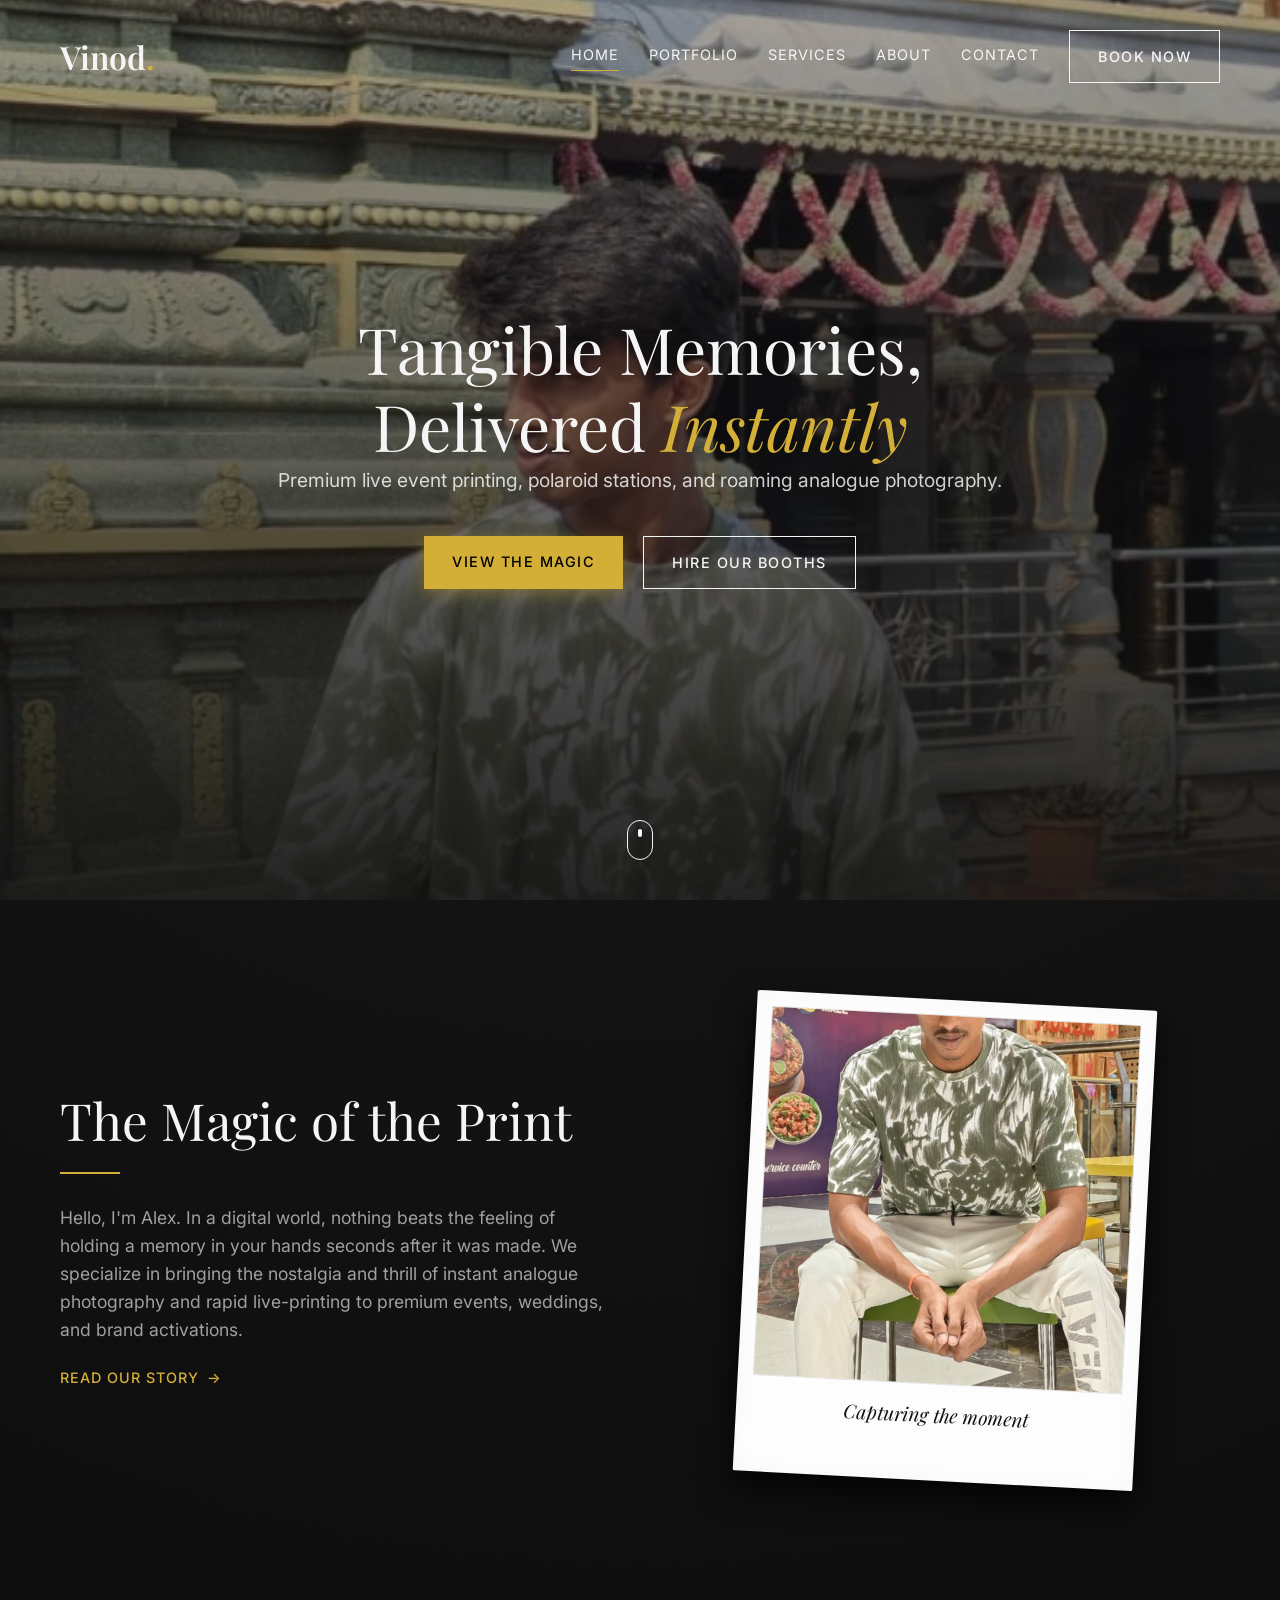
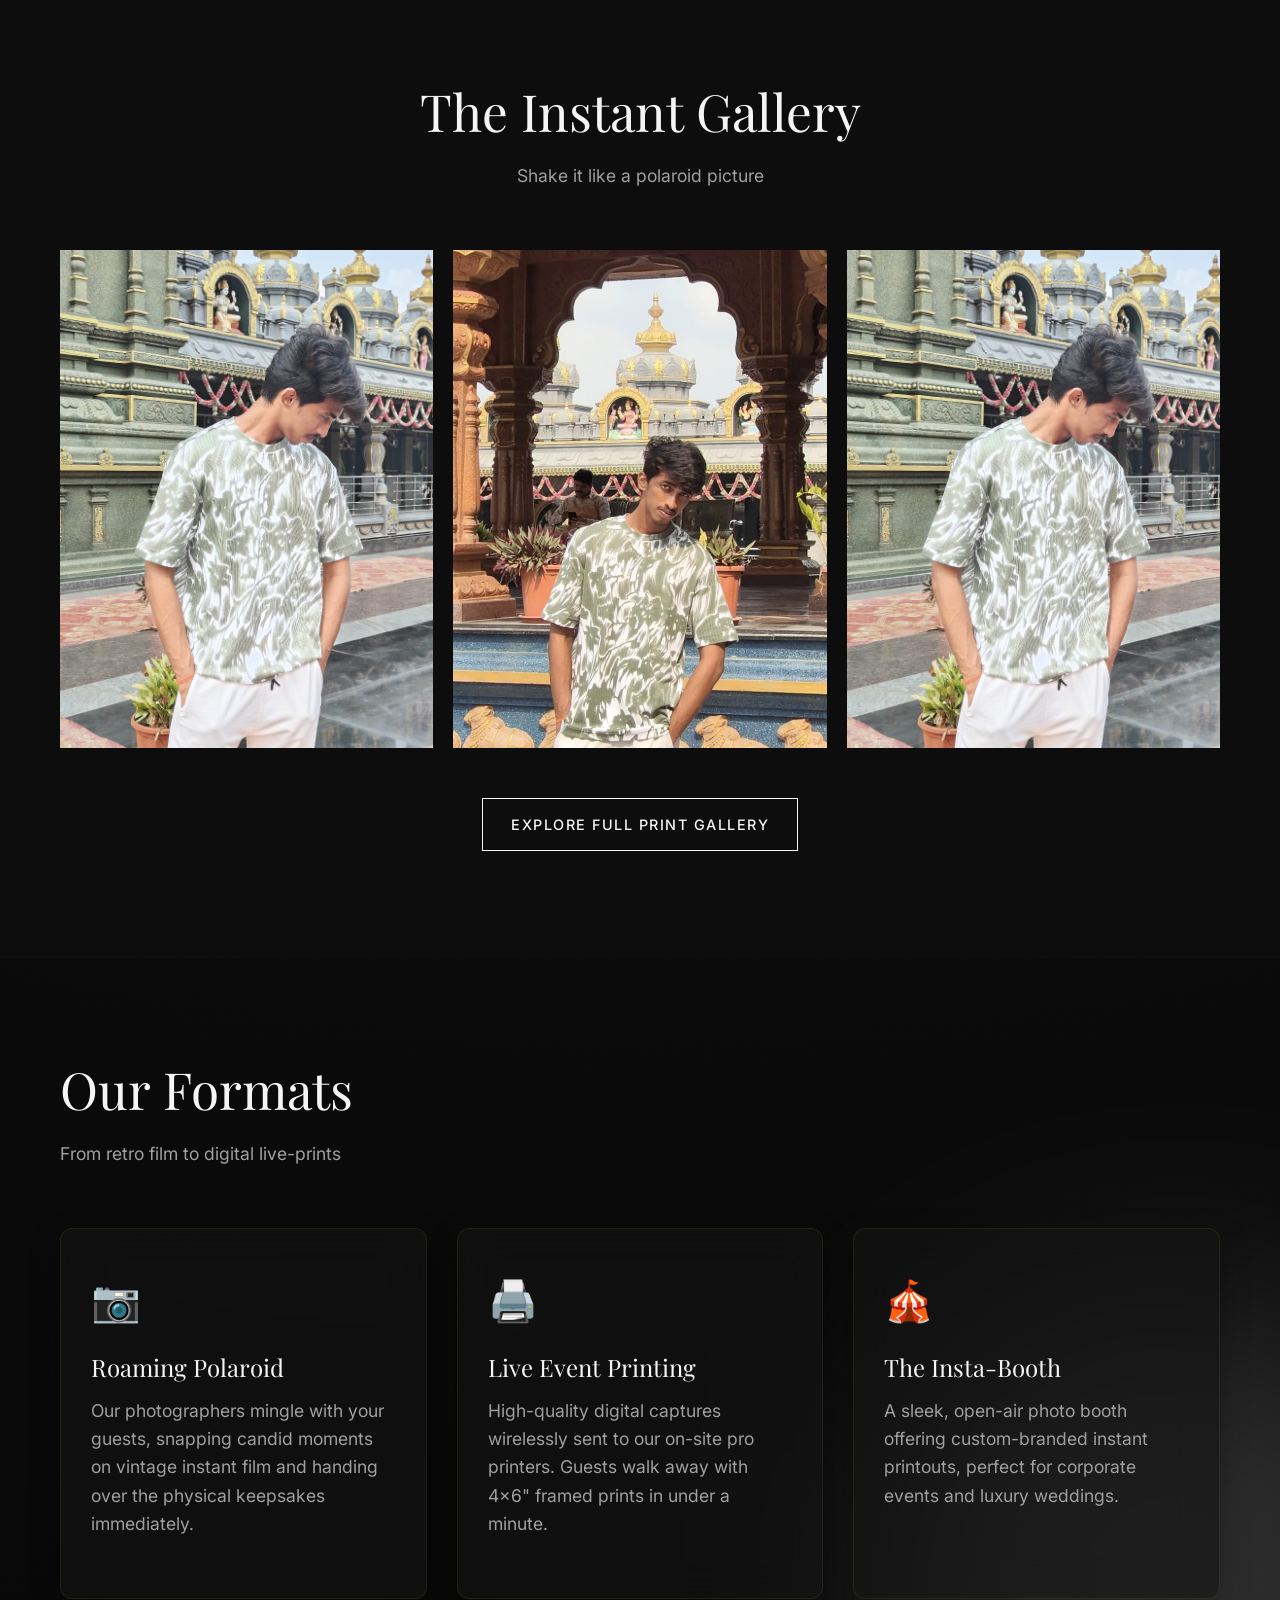
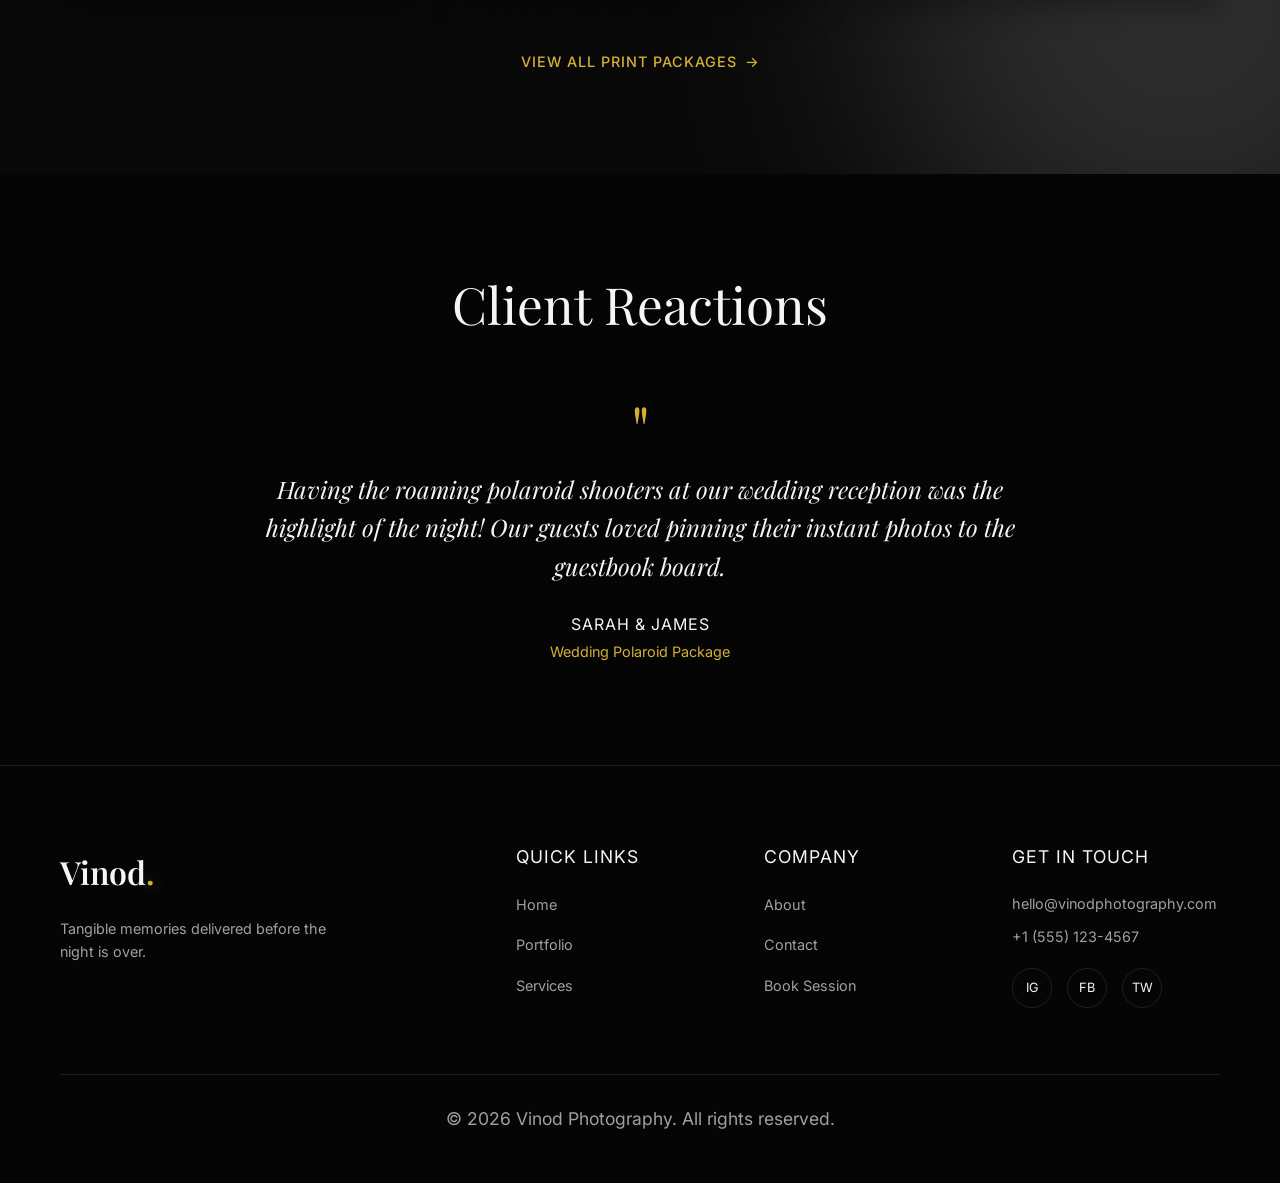
<file: index.html>
<!DOCTYPE html>
<html lang="en">

<head>
    <meta charset="UTF-8">
    <meta name="viewport" content="width=device-width, initial-scale=1.0">
    <title>Vinod - Instant & Live Event Photography</title>
    <!-- Meta tags for SEO -->
    <meta name="description"
        content="Vinod Photography - Instant film, live printing booths, and tangible memories for your events.">
    <!-- Google Fonts -->
    <link rel="preconnect" href="https://fonts.googleapis.com">
    <link rel="preconnect" href="https://fonts.gstatic.com" crossorigin>
    <link
        href="https://fonts.googleapis.com/css2?family=Inter:wght@300;400;500;600&family=Playfair+Display:ital,wght@0,400;0,600;1,400&display=swap"
        rel="stylesheet">
    <!-- Main CSS -->
    <link rel="stylesheet" href="css/styles.css">
</head>

<body>

    <!-- Navigation -->
    <nav class="navbar" id="navbar">
        <div class="container nav-container">
            <a href="index.html" class="logo">Vinod<span>.</span></a>
            <div class="nav-links">
                <a href="index.html" class="active">Home</a>
                <a href="portfolio.html">Portfolio</a>
                <a href="services.html">Services</a>
                <a href="about.html">About</a>
                <a href="contact.html">Contact</a>
                <a href="booking.html" class="btn btn-outline">Book Now</a>
            </div>
            <div class="mobile-menu-btn" id="mobile-menu-btn">
                <span></span>
                <span></span>
                <span></span>
            </div>
        </div>
    </nav>

    <!-- Mobile Navigation Overlay -->
    <div class="mobile-nav" id="mobile-nav">
        <div class="mobile-nav-links">
            <a href="index.html" class="active">Home</a>
            <a href="portfolio.html">Portfolio</a>
            <a href="services.html">Services</a>
            <a href="about.html">About</a>
            <a href="contact.html">Contact</a>
            <a href="booking.html" class="btn btn-primary">Book Now</a>
        </div>
    </div>

    <!-- Hero Section -->
    <header class="hero">
        <div class="hero-bg">
            <img src="images/vinod4.jpg"
                alt="Instant Camera Background" class="hero-img lazy">
            <div class="hero-overlay"></div>
        </div>
        <div class="container hero-content">
            <h1 class="fade-up">Tangible Memories, Delivered <span>Instantly</span></h1>
            <p class="fade-up delay-1">Premium live event printing, polaroid stations, and roaming analogue photography.
            </p>
            <div class="hero-buttons fade-up delay-2">
                <a href="portfolio.html" class="btn btn-primary">View the Magic</a>
                <a href="booking.html" class="btn btn-outline">Hire our Booths</a>
            </div>
        </div>
        <div class="scroll-indicator">
            <span class="mouse">
                <span class="wheel"></span>
            </span>
        </div>
    </header>

    <!-- Intro Section -->
    <section class="intro section">
        <div class="container intro-container">
            <div class="intro-text fade-in">
                <h2>The Magic of the Print</h2>
                <div class="divider"></div>
                <p>Hello, I'm Alex. In a digital world, nothing beats the feeling of holding a memory in your hands
                    seconds after it was made. We specialize in bringing the nostalgia and thrill of instant analogue
                    photography and rapid live-printing to premium events, weddings, and brand activations.</p>
                <a href="about.html" class="link-btn">Read our story <span class="arrow">→</span></a>
            </div>
            <div class="intro-image-wrapper fade-in delay-1" style="--rotation: 3deg;">
                <div class="polaroid-frame" style="max-width: 400px; margin: 0 auto; display: block;">
                    <img src="images/vinod5.jpg"
                        alt="Photographer with Instant Camera" class="intro-img lazy"
                        style="aspect-ratio: 1/1; filter: none;">
                    <div
                        style="font-family: var(--font-heading); font-style: italic; font-size: 1.2rem; text-align: center; margin-top: 15px;">
                        Capturing the moment</div>
                </div>
            </div>
        </div>
    </section>

    <!-- Featured Portfolio -->
    <section class="featured-portfolio section bg-dark">
        <div class="container">
            <div class="section-header text-center fade-in">
                <h2>The Instant Gallery</h2>
                <p>Shake it like a polaroid picture</p>
            </div>

            <div class="gallery-grid">
                <a href="portfolio.html" class="gallery-item fade-up">
                    <img src="images/vinod1.jpg"
                        alt="Polaroid display" class="lazy">
                    <div class="gallery-overlay">
                        <h3>Event Guestbooks</h3>
                        <span>View Prints</span>
                    </div>
                </a>
                <a href="portfolio.html" class="gallery-item fade-up delay-1">
                    <img src="images/vinod3.jpg"
                        alt="Live Printing" class="lazy">
                    <div class="gallery-overlay">
                        <h3>Live Stations</h3>
                        <span>View Setup</span>
                    </div>
                </a>
                <a href="portfolio.html" class="gallery-item fade-up delay-2">
                    <img src="images/vinod1.jpg"
                        alt="Roaming Photographer" class="lazy">
                    <div class="gallery-overlay">
                        <h3>Roaming Analogue</h3>
                        <span>View Action</span>
                    </div>
                </a>
            </div>
            <div class="text-center mt-5 fade-in">
                <a href="portfolio.html" class="btn btn-outline">Explore Full Print Gallery</a>
            </div>
        </div>
    </section>

    <!-- Services Preview -->
    <section class="services-preview section">
        <div class="container">
            <div class="section-header fade-in">
                <h2>Our Formats</h2>
                <p>From retro film to digital live-prints</p>
            </div>

            <div class="services-list">
                <div class="service-card fade-up">
                    <div class="service-icon">📷</div>
                    <h3>Roaming Polaroid</h3>
                    <p>Our photographers mingle with your guests, snapping candid moments on vintage instant film and
                        handing over the physical keepsakes immediately.</p>
                </div>
                <div class="service-card fade-up delay-1">
                    <div class="service-icon">🖨️</div>
                    <h3>Live Event Printing</h3>
                    <p>High-quality digital captures wirelessly sent to our on-site pro printers. Guests walk away with
                        4x6" framed prints in under a minute.</p>
                </div>
                <div class="service-card fade-up delay-2">
                    <div class="service-icon">🎪</div>
                    <h3>The Insta-Booth</h3>
                    <p>A sleek, open-air photo booth offering custom-branded instant printouts, perfect for corporate
                        events and luxury weddings.</p>
                </div>
            </div>
            <div class="text-center mt-5 fade-in">
                <a href="services.html" class="link-btn">View All Print Packages <span class="arrow">→</span></a>
            </div>
        </div>
    </section>

    <!-- Testimonials -->
    <section class="testimonials section bg-darker">
        <div class="container">
            <div class="section-header text-center fade-in">
                <h2>Client Reactions</h2>
            </div>

            <div class="testimonials-slider">
                <div class="testimonial-item fade-in">
                    <div class="quote-icon">"</div>
                    <p class="testimonial-text">Having the roaming polaroid shooters at our wedding reception was the
                        highlight of the night! Our guests loved pinning their instant photos to the guestbook board.
                    </p>
                    <div class="client-info">
                        <h4>Sarah & James</h4>
                        <span>Wedding Polaroid Package</span>
                    </div>
                </div>
            </div>
        </div>
    </section>

    <!-- Footer -->
    <footer class="footer">
        <div class="container">
            <div class="footer-top">
                <div class="footer-brand">
                    <a href="index.html" class="logo">Vinod<span>.</span></a>
                    <p>Tangible memories delivered before the night is over.</p>
                </div>
                <div class="footer-links">
                    <h4>Quick Links</h4>
                    <ul>
                        <li><a href="index.html">Home</a></li>
                        <li><a href="portfolio.html">Portfolio</a></li>
                        <li><a href="services.html">Services</a></li>
                    </ul>
                </div>
                <div class="footer-links">
                    <h4>Company</h4>
                    <ul>
                        <li><a href="about.html">About</a></li>
                        <li><a href="contact.html">Contact</a></li>
                        <li><a href="booking.html">Book Session</a></li>
                    </ul>
                </div>
                <div class="footer-contact">
                    <h4>Get In Touch</h4>
                    <p>hello@vinodphotography.com</p>
                    <p>+1 (555) 123-4567</p>
                    <div class="social-links">
                        <a href="#">IG</a>
                        <a href="#">FB</a>
                        <a href="#">TW</a>
                    </div>
                </div>
            </div>
            <div class="footer-bottom">
                <p>&copy; 2026 Vinod Photography. All rights reserved.</p>
            </div>
        </div>
    </footer>

    <!-- Scripts -->
    <script src="js/main.js"></script>
</body>

</html>
</file>
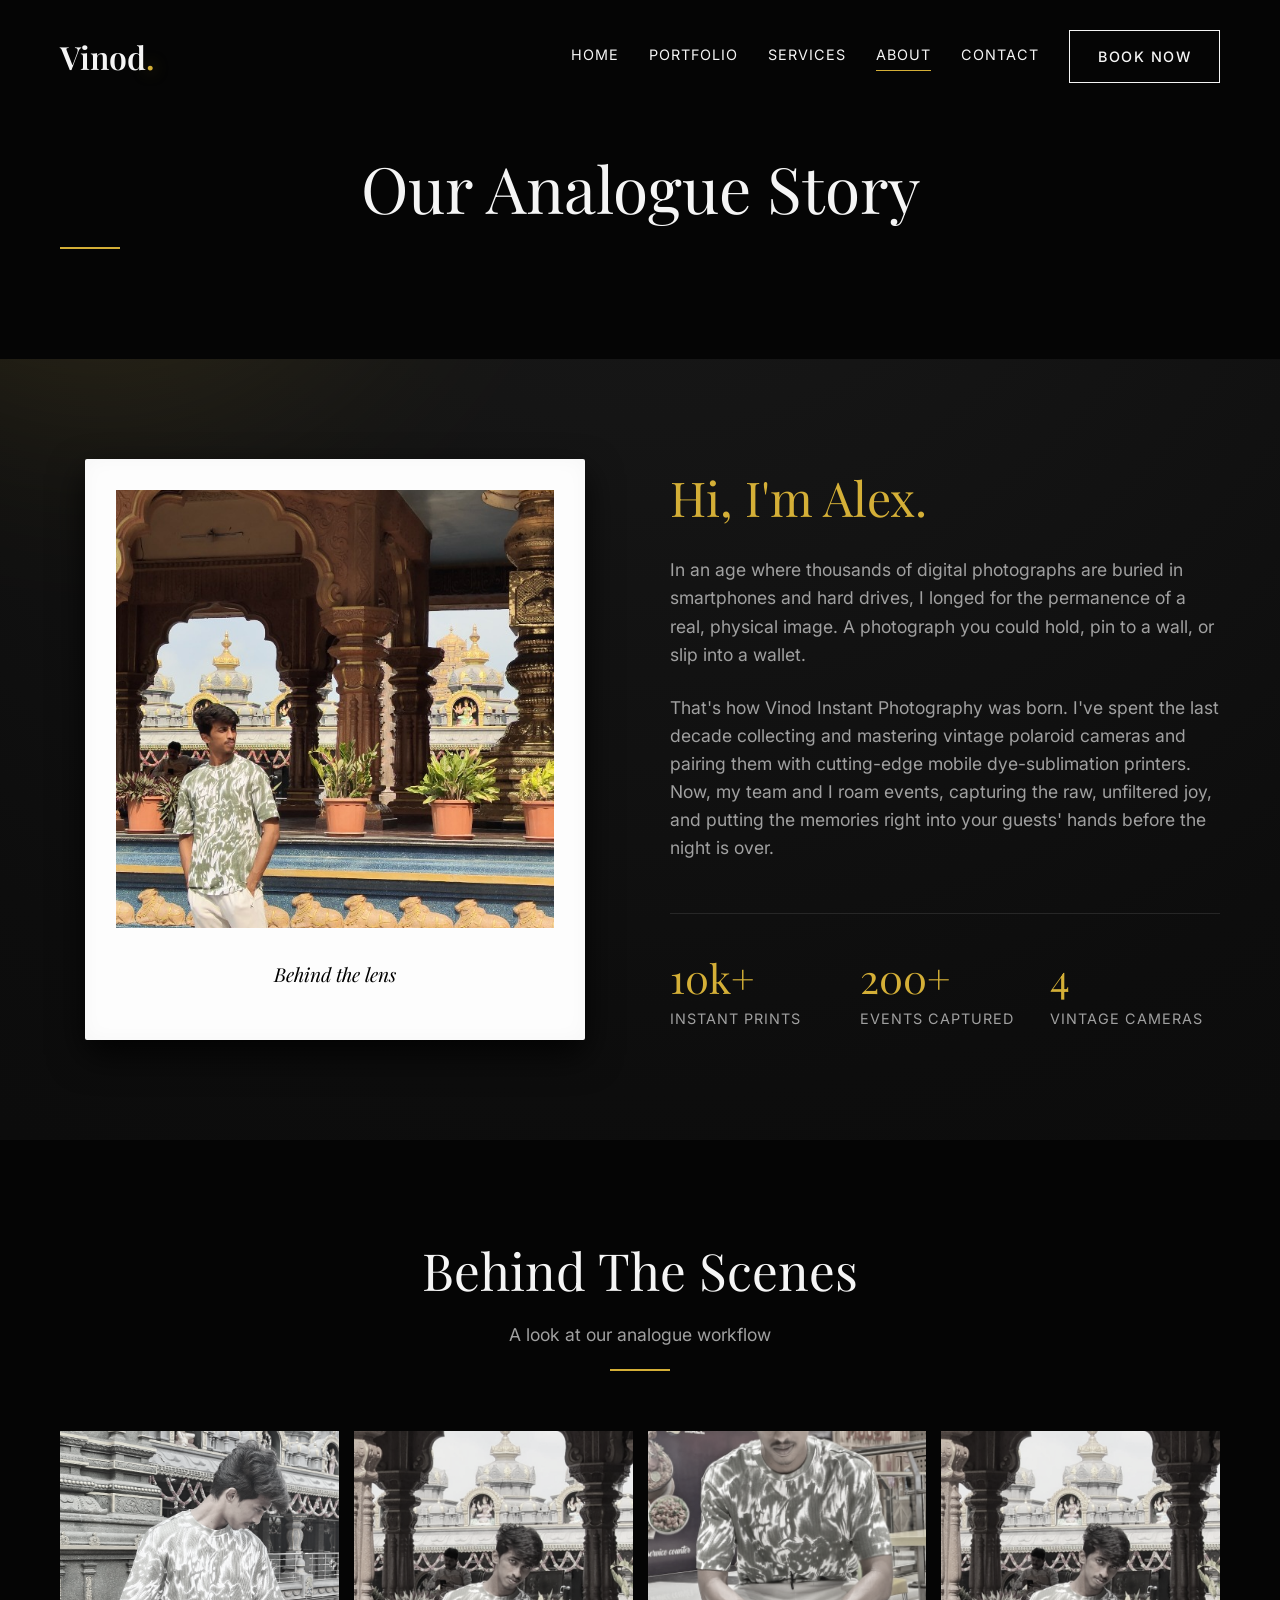
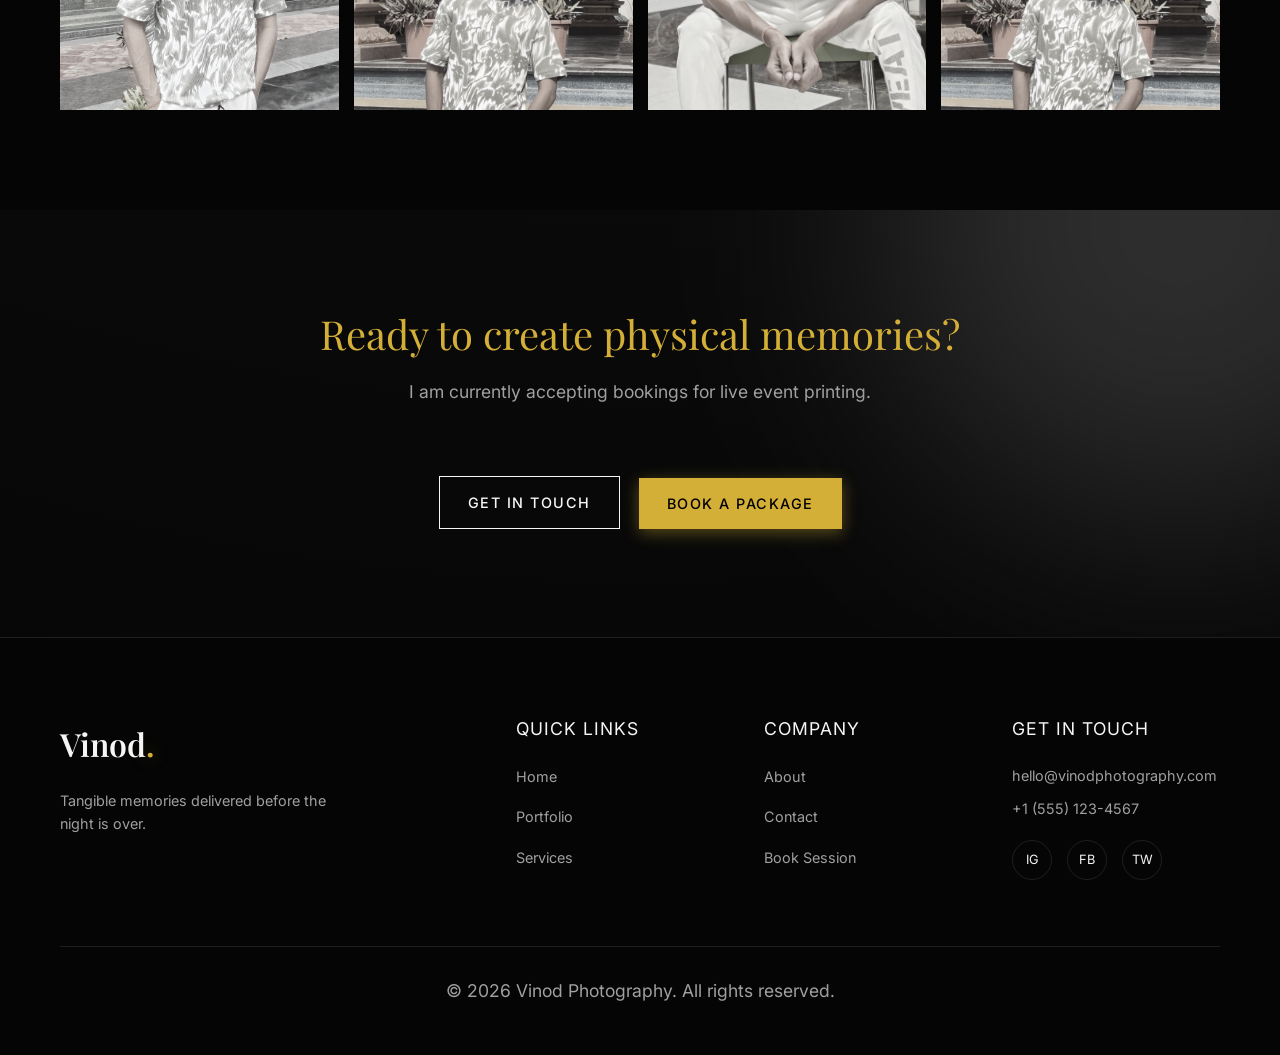
<file: about.html>
<!DOCTYPE html>
<html lang="en">

<head>
    <meta charset="UTF-8">
    <meta name="viewport" content="width=device-width, initial-scale=1.0">
    <title>About Us - Vinod Photography</title>
    <!-- Google Fonts -->
    <link rel="preconnect" href="https://fonts.googleapis.com">
    <link rel="preconnect" href="https://fonts.gstatic.com" crossorigin>
    <link
        href="https://fonts.googleapis.com/css2?family=Inter:wght@300;400;500;600&family=Playfair+Display:ital,wght@0,400;0,600;1,400&display=swap"
        rel="stylesheet">
    <!-- Main CSS -->
    <link rel="stylesheet" href="css/styles.css">
    <style>
        .page-header {
            padding: 150px 0 80px;
            background-color: var(--bg-darker);
            text-align: center;
        }

        .bio-section {
            display: grid;
            grid-template-columns: 1fr 1fr;
            gap: 60px;
            align-items: center;
        }

        .bio-image {
            position: relative;
        }

        .bio-image img {
            width: 100%;
            height: auto;
            object-fit: cover;
            border: 1px solid var(--border-color);
            padding: 15px;
        }

        .bio-content h2 {
            font-size: 3rem;
            color: var(--gold);
            margin-bottom: 30px;
        }

        .bio-content p {
            font-size: 1.1rem;
            margin-bottom: 25px;
        }

        .stats-row {
            display: grid;
            grid-template-columns: repeat(3, 1fr);
            gap: 20px;
            margin-top: 50px;
            padding-top: 40px;
            border-top: 1px solid var(--border-color);
        }

        .stat-item h4 {
            font-family: var(--font-heading);
            font-size: 2.5rem;
            color: var(--gold);
            margin-bottom: 5px;
        }

        .stat-item p {
            font-size: 0.9rem;
            text-transform: uppercase;
            letter-spacing: 1px;
            margin: 0;
        }

        /* BTS Gallery */
        .bts-gallery {
            display: grid;
            grid-template-columns: repeat(4, 1fr);
            gap: 15px;
            margin-top: 40px;
        }

        .bts-item {
            aspect-ratio: 1/1;
            overflow: hidden;
        }

        .bts-item img {
            width: 100%;
            height: 100%;
            object-fit: cover;
            transition: transform 0.5s ease;
            filter: grayscale(80%);
        }

        .bts-item:hover img {
            transform: scale(1.1);
            filter: grayscale(0);
        }

        @media (max-width: 900px) {
            .bio-section {
                grid-template-columns: 1fr;
            }

            .bts-gallery {
                grid-template-columns: repeat(2, 1fr);
            }
        }

        @media (max-width: 600px) {
            .stats-row {
                grid-template-columns: 1fr;
                text-align: center;
            }
        }
    </style>
</head>

<body>

    <!-- Navigation -->
    <nav class="navbar" id="navbar">
        <div class="container nav-container">
            <a href="index.html" class="logo">Vinod<span>.</span></a>
            <div class="nav-links">
                <a href="index.html">Home</a>
                <a href="portfolio.html">Portfolio</a>
                <a href="services.html">Services</a>
                <a href="about.html" class="active">About</a>
                <a href="contact.html">Contact</a>
                <a href="booking.html" class="btn btn-outline">Book Now</a>
            </div>
            <div class="mobile-menu-btn" id="mobile-menu-btn">
                <span></span>
                <span></span>
                <span></span>
            </div>
        </div>
    </nav>

    <!-- Mobile Navigation Overlay -->
    <div class="mobile-nav" id="mobile-nav">
        <div class="mobile-nav-links">
            <a href="index.html">Home</a>
            <a href="portfolio.html">Portfolio</a>
            <a href="services.html">Services</a>
            <a href="about.html" class="active">About</a>
            <a href="contact.html">Contact</a>
            <a href="booking.html" class="btn btn-primary">Book Now</a>
        </div>
    </div>

    <!-- Page Header -->
    <header class="page-header">
        <div class="container fade-up">
            <h1>Our Analogue Story</h1>
            <div class="divider"></div>
        </div>
    </header>

    <!-- Bio Section -->
    <section class="section">
        <div class="container bio-section">
            <div class="bio-image fade-up polaroid-frame" style="--rotation: -2deg; max-width: 500px; margin: 0 auto;">
                <img src="images/vinod2.jpg"
                    alt="Alex - Lead Photographer" style="aspect-ratio: 1/1;">
                <div
                    style="font-family: var(--font-heading); font-style: italic; font-size: 1.2rem; text-align: center; margin-top: 15px; color:#000;">
                    Behind the lens</div>
            </div>
            <div class="bio-content fade-up delay-1">
                <h2>Hi, I'm Alex.</h2>
                <p>In an age where thousands of digital photographs are buried in smartphones and hard drives, I longed
                    for the permanence of a real, physical image. A photograph you could hold, pin to a wall, or slip
                    into a wallet.</p>
                <p>That's how Vinod Instant Photography was born. I've spent the last decade collecting and
                    mastering vintage polaroid cameras and pairing them with cutting-edge mobile dye-sublimation
                    printers. Now, my team and I roam events, capturing the raw, unfiltered joy, and putting the
                    memories right into your guests' hands before the night is over.</p>

                <div class="stats-row">
                    <div class="stat-item">
                        <h4>10k+</h4>
                        <p>Instant Prints</p>
                    </div>
                    <div class="stat-item">
                        <h4>200+</h4>
                        <p>Events Captured</p>
                    </div>
                    <div class="stat-item">
                        <h4>4</h4>
                        <p>Vintage Cameras</p>
                    </div>
                </div>
            </div>
        </div>
    </section>

    <!-- Behind the Scenes -->
    <section class="section bg-darker">
        <div class="container">
            <div class="section-header text-center fade-in">
                <h2>Behind The Scenes</h2>
                <p>A look at our analogue workflow</p>
                <div class="divider"></div>
            </div>

            <div class="bts-gallery fade-up">
                <div class="bts-item"><img
                        src="images/vinod1.jpg"
                        alt="BTS 1"></div>
                <div class="bts-item"><img
                        src="images/vinod3.jpg"
                        alt="BTS 2"></div>
                <div class="bts-item"><img
                        src="images/vinod5.jpg"
                        alt="BTS 3"></div>
                <div class="bts-item"><img
                        src="images/vinod3.jpg"
                        alt="Analogue process"></div>
            </div>
        </div>
    </section>

    <!-- Call to Action -->
    <section class="section">
        <div class="container text-center fade-in">
            <h2 style="font-size: 2.5rem; margin-bottom: 20px; color: var(--gold);">Ready to create physical memories?
            </h2>
            <p>I am currently accepting bookings for live event printing.</p>
            <a href="contact.html" class="btn btn-outline mt-5" style="margin-right: 15px;">Get In Touch</a>
            <a href="booking.html" class="btn btn-primary mt-5">Book a Package</a>
        </div>
    </section>

    <!-- Footer -->
    <footer class="footer">
        <div class="container">
            <div class="footer-top">
                <div class="footer-brand">
                    <a href="index.html" class="logo">Vinod<span>.</span></a>
                    <p>Tangible memories delivered before the night is over.</p>
                </div>
                <div class="footer-links">
                    <h4>Quick Links</h4>
                    <ul>
                        <li><a href="index.html">Home</a></li>
                        <li><a href="portfolio.html">Portfolio</a></li>
                        <li><a href="services.html">Services</a></li>
                    </ul>
                </div>
                <div class="footer-links">
                    <h4>Company</h4>
                    <ul>
                        <li><a href="about.html">About</a></li>
                        <li><a href="contact.html">Contact</a></li>
                        <li><a href="booking.html">Book Session</a></li>
                    </ul>
                </div>
                <div class="footer-contact">
                    <h4>Get In Touch</h4>
                    <p>hello@vinodphotography.com</p>
                    <p>+1 (555) 123-4567</p>
                    <div class="social-links">
                        <a href="#">IG</a>
                        <a href="#">FB</a>
                        <a href="#">TW</a>
                    </div>
                </div>
            </div>
            <div class="footer-bottom">
                <p>&copy; 2026 Vinod Photography. All rights reserved.</p>
            </div>
        </div>
    </footer>

    <!-- Scripts -->
    <script src="js/main.js"></script>
</body>

</html>
</file>
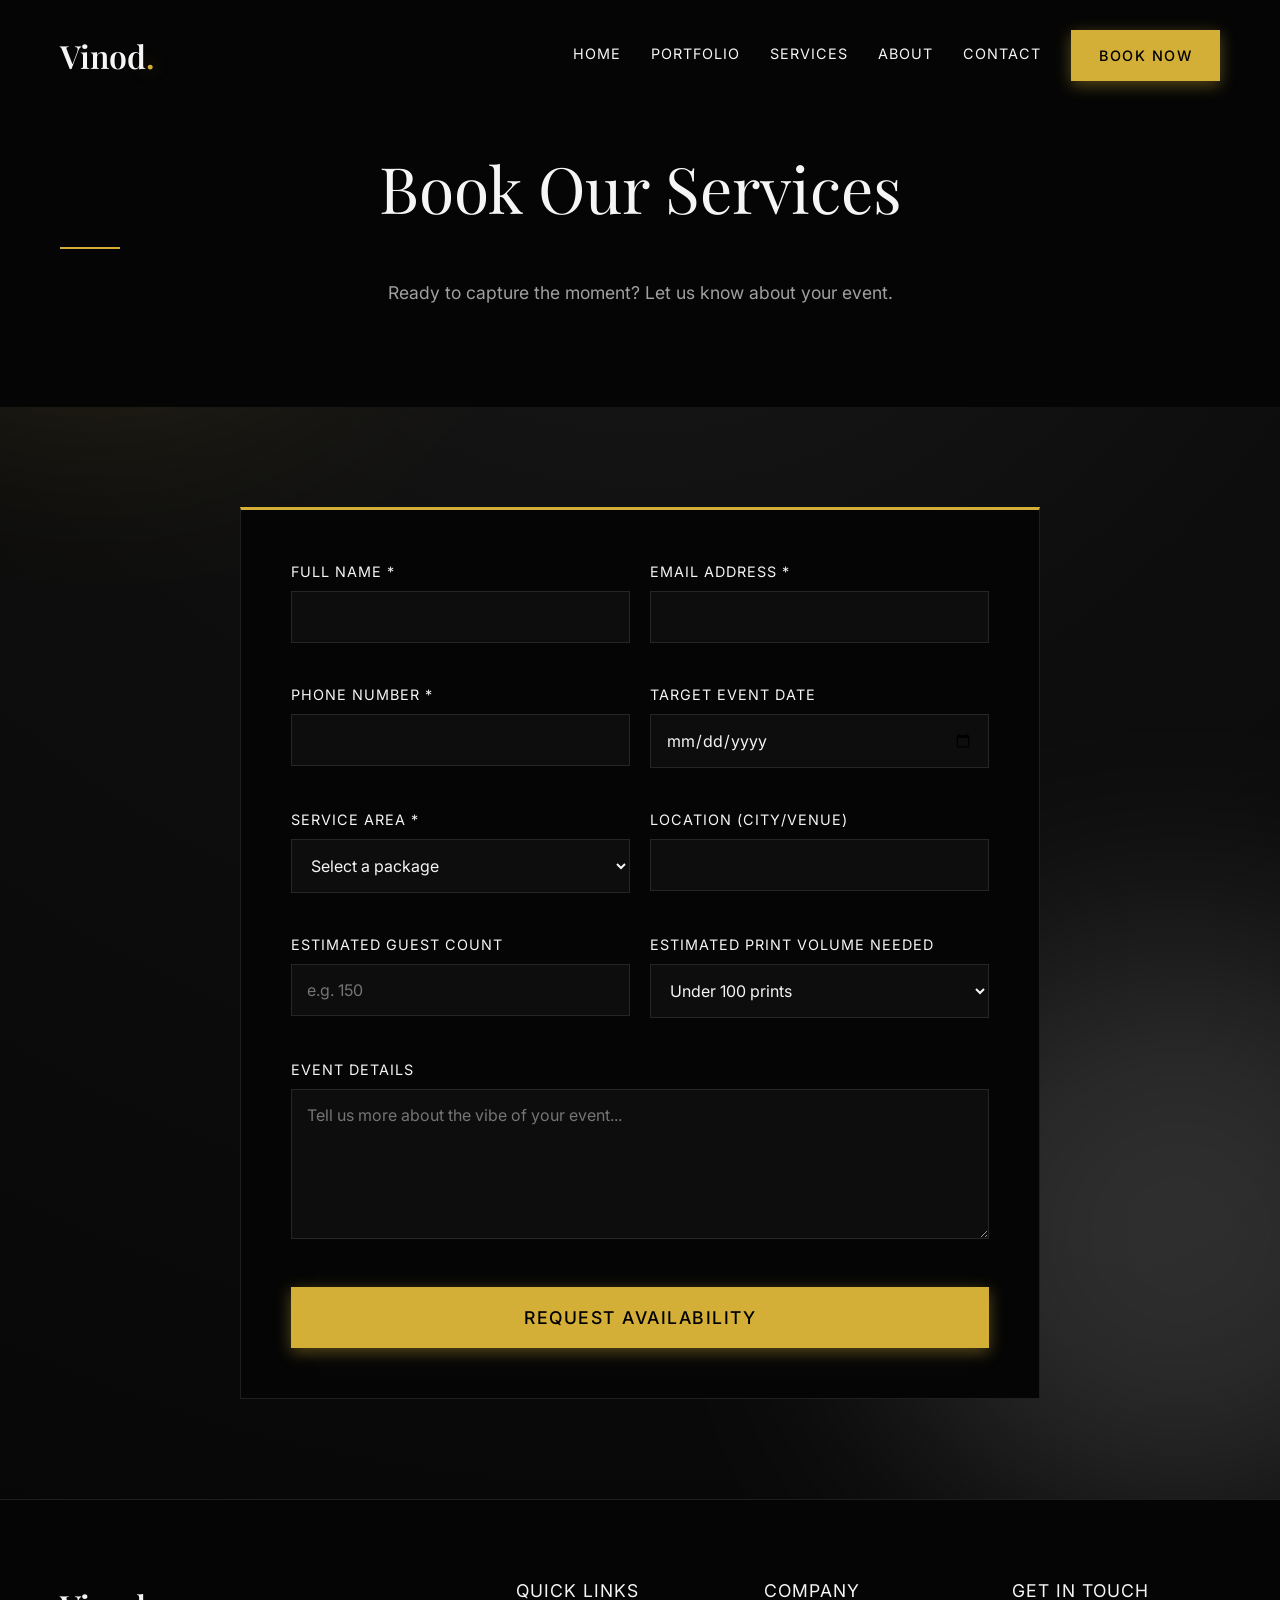
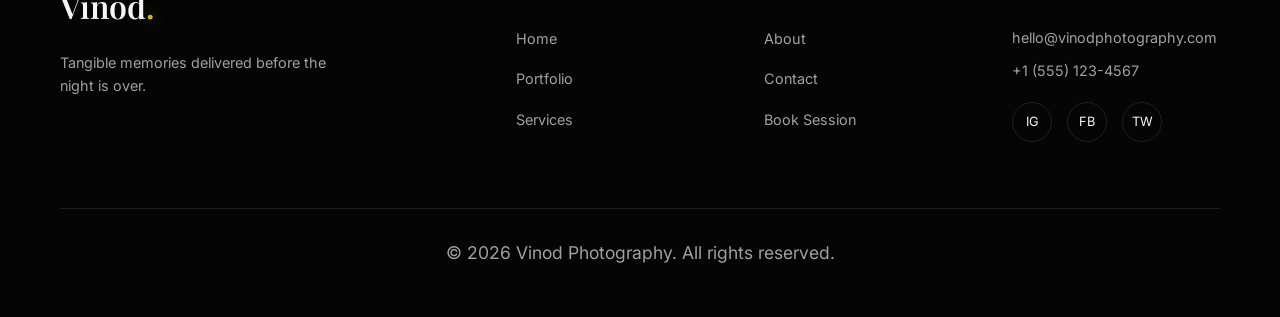
<file: booking.html>
<!DOCTYPE html>
<html lang="en">

<head>
    <meta charset="UTF-8">
    <meta name="viewport" content="width=device-width, initial-scale=1.0">
    <title>Book an Event - Vinod Photography</title>
    <!-- Google Fonts -->
    <link rel="preconnect" href="https://fonts.googleapis.com">
    <link rel="preconnect" href="https://fonts.gstatic.com" crossorigin>
    <link
        href="https://fonts.googleapis.com/css2?family=Inter:wght@300;400;500;600&family=Playfair+Display:ital,wght@0,400;0,600;1,400&display=swap"
        rel="stylesheet">
    <!-- Main CSS -->
    <link rel="stylesheet" href="css/styles.css">
    <style>
        .page-header {
            padding: 150px 0 80px;
            background-color: var(--bg-darker);
            text-align: center;
        }

        .booking-container {
            max-width: 800px;
            margin: 0 auto;
            background-color: var(--bg-darker);
            padding: 50px;
            border: 1px solid var(--border-color);
            border-top: 3px solid var(--gold);
        }

        .form-row {
            display: grid;
            grid-template-columns: 1fr 1fr;
            gap: 20px;
            margin-bottom: 20px;
        }

        .form-group {
            margin-bottom: 20px;
        }

        .form-group.full-width {
            grid-column: 1 / -1;
        }

        label {
            display: block;
            margin-bottom: 8px;
            color: var(--text-main);
            font-size: 0.9rem;
            text-transform: uppercase;
            letter-spacing: 1px;
        }

        input,
        select,
        textarea {
            width: 100%;
            padding: 15px;
            background-color: var(--bg-color);
            border: 1px solid var(--border-color);
            color: var(--text-main);
            font-family: var(--font-body);
            font-size: 1rem;
            transition: border-color 0.3s;
        }

        input:focus,
        select:focus,
        textarea:focus {
            outline: none;
            border-color: var(--gold);
        }

        textarea {
            resize: vertical;
            min-height: 150px;
        }

        .error-message {
            color: #ff4d4d;
            font-size: 0.8rem;
            margin-top: 5px;
            display: none;
        }

        input.error,
        select.error,
        textarea.error {
            border-color: #ff4d4d;
        }

        .submit-btn {
            width: 100%;
            padding: 20px;
            font-size: 1.1rem;
            margin-top: 20px;
        }

        /* Success Message Overlay */
        .success-overlay {
            position: fixed;
            top: 0;
            left: 0;
            width: 100%;
            height: 100vh;
            background-color: rgba(0, 0, 0, 0.9);
            display: flex;
            align-items: center;
            justify-content: center;
            z-index: 2000;
            opacity: 0;
            pointer-events: none;
            transition: opacity 0.4s ease;
        }

        .success-overlay.active {
            opacity: 1;
            pointer-events: auto;
        }

        .success-modal {
            background-color: var(--bg-darker);
            padding: 50px;
            text-align: center;
            border: 1px solid var(--gold);
            max-width: 500px;
            transform: translateY(30px);
            transition: transform 0.4s ease;
        }

        .success-overlay.active .success-modal {
            transform: translateY(0);
        }

        .success-icon {
            font-size: 4rem;
            color: var(--gold);
            margin-bottom: 20px;
        }

        .success-modal h3 {
            font-family: var(--font-heading);
            font-size: 2rem;
            margin-bottom: 10px;
        }

        .success-modal p {
            margin-bottom: 30px;
        }

        @media (max-width: 768px) {
            .form-row {
                grid-template-columns: 1fr;
                gap: 0;
            }

            .booking-container {
                padding: 30px 20px;
            }
        }
    </style>
</head>

<body>

    <!-- Navigation -->
    <nav class="navbar" id="navbar">
        <div class="container nav-container">
            <a href="index.html" class="logo">Vinod<span>.</span></a>
            <div class="nav-links">
                <a href="index.html">Home</a>
                <a href="portfolio.html">Portfolio</a>
                <a href="services.html">Services</a>
                <a href="about.html">About</a>
                <a href="contact.html">Contact</a>
                <a href="booking.html" class="btn btn-primary">Book Now</a>
            </div>
            <div class="mobile-menu-btn" id="mobile-menu-btn">
                <span></span>
                <span></span>
                <span></span>
            </div>
        </div>
    </nav>

    <!-- Mobile Navigation Overlay -->
    <div class="mobile-nav" id="mobile-nav">
        <div class="mobile-nav-links">
            <a href="index.html">Home</a>
            <a href="portfolio.html">Portfolio</a>
            <a href="services.html">Services</a>
            <a href="about.html">About</a>
            <a href="contact.html">Contact</a>
            <a href="booking.html" class="btn btn-primary active">Book Now</a>
        </div>
    </div>

    <!-- Page Header -->
    <header class="page-header">
        <div class="container fade-up">
            <h1>Book Our Services</h1>
            <div class="divider"></div>
            <p>Ready to capture the moment? Let us know about your event.</p>
        </div>
    </header>

    <!-- Booking Section -->
    <section class="booking-section section">
        <div class="container">
            <div class="booking-container fade-up delay-1">
                <form id="bookingForm" novalidate>
                    <div class="form-row">
                        <div class="form-group">
                            <label for="fullName">Full Name *</label>
                            <input type="text" id="fullName" name="fullName" required>
                            <div class="error-message">Name is required</div>
                        </div>
                        <div class="form-group">
                            <label for="email">Email Address *</label>
                            <input type="email" id="email" name="email" required>
                            <div class="error-message">Valid email is required</div>
                        </div>
                    </div>

                    <div class="form-row">
                        <div class="form-group">
                            <label for="phone">Phone Number *</label>
                            <input type="tel" id="phone" name="phone" required>
                            <div class="error-message">Phone number is required</div>
                        </div>
                        <div class="form-group">
                            <label for="eventDate">Target Event Date</label>
                            <input type="date" id="eventDate" name="eventDate">
                        </div>
                    </div>

                    <div class="form-row">
                        <div class="form-group">
                            <label for="eventType">Service Area *</label>
                            <select id="eventType" name="eventType" required>
                                <option value="" disabled selected>Select a package</option>
                                <option value="polaroid">Roaming Polaroid Experience</option>
                                <option value="live-print">Live Event Printing Station</option>
                                <option value="booth">The Insta-Booth</option>
                                <option value="other">Bespoke Custom Package</option>
                            </select>
                            <div class="error-message">Please select a service area</div>
                        </div>
                        <div class="form-group">
                            <label for="location">Location (City/Venue)</label>
                            <input type="text" id="location" name="location">
                        </div>
                    </div>

                    <div class="form-row">
                        <div class="form-group">
                            <label for="guestCount">Estimated Guest Count</label>
                            <input type="number" id="guestCount" name="guestCount" placeholder="e.g. 150">
                        </div>
                        <div class="form-group">
                            <label for="printRequirements">Estimated Print Volume Needed</label>
                            <select id="printRequirements" name="printRequirements">
                                <option value="low">Under 100 prints</option>
                                <option value="med">100 - 300 prints</option>
                                <option value="high">300+ Unlimited Printing</option>
                            </select>
                        </div>
                    </div>

                    <div class="form-group full-width">
                        <label for="message">Event Details</label>
                        <textarea id="message" name="message"
                            placeholder="Tell us more about the vibe of your event..."></textarea>
                    </div>

                    <button type="submit" class="btn btn-primary submit-btn">Request Availability</button>
                </form>
            </div>
        </div>
    </section>

    <!-- Success Modal -->
    <div class="success-overlay" id="successOverlay">
        <div class="success-modal">
            <div class="success-icon">✓</div>
            <h3>Request Received</h3>
            <p>Thank you for reaching out! We have received your booking request and will check our availability for
                your date. Expect to hear back within 24 hours.</p>
            <button class="btn btn-outline" id="closeModalBtn">Return Home</button>
        </div>
    </div>

    <!-- Footer -->
    <footer class="footer">
        <div class="container">
            <div class="footer-top">
                <div class="footer-brand">
                    <a href="index.html" class="logo">Vinod<span>.</span></a>
                    <p>Tangible memories delivered before the night is over.</p>
                </div>
                <div class="footer-links">
                    <h4>Quick Links</h4>
                    <ul>
                        <li><a href="index.html">Home</a></li>
                        <li><a href="portfolio.html">Portfolio</a></li>
                        <li><a href="services.html">Services</a></li>
                    </ul>
                </div>
                <div class="footer-links">
                    <h4>Company</h4>
                    <ul>
                        <li><a href="about.html">About</a></li>
                        <li><a href="contact.html">Contact</a></li>
                        <li><a href="booking.html">Book Session</a></li>
                    </ul>
                </div>
                <div class="footer-contact">
                    <h4>Get In Touch</h4>
                    <p>hello@vinodphotography.com</p>
                    <p>+1 (555) 123-4567</p>
                    <div class="social-links">
                        <a href="#">IG</a>
                        <a href="#">FB</a>
                        <a href="#">TW</a>
                    </div>
                </div>
            </div>
            <div class="footer-bottom">
                <p>&copy; 2026 Vinod Photography. All rights reserved.</p>
            </div>
        </div>
    </footer>

    <!-- Scripts -->
    <script src="js/main.js"></script>
    <script>
        document.addEventListener('DOMContentLoaded', () => {
            const form = document.getElementById('bookingForm');
            const successOverlay = document.getElementById('successOverlay');
            const closeBtn = document.getElementById('closeModalBtn');

            form.addEventListener('submit', (e) => {
                e.preventDefault();
                let isValid = true;

                // Validate inputs
                const requiredInputs = form.querySelectorAll('[required]');
                requiredInputs.forEach(input => {
                    if (!input.value.trim()) {
                        isValid = false;
                        input.classList.add('error');
                        input.nextElementSibling.style.display = 'block';
                    } else if (input.type === 'email') {
                        const emailRegex = /^[^\s@]+@[^\s@]+\.[^\s@]+$/;
                        if (!emailRegex.test(input.value)) {
                            isValid = false;
                            input.classList.add('error');
                            input.nextElementSibling.style.display = 'block';
                        } else {
                            input.classList.remove('error');
                            input.nextElementSibling.style.display = 'none';
                        }
                    } else {
                        input.classList.remove('error');
                        input.nextElementSibling.style.display = 'none';
                    }
                });

                if (isValid) {
                    // Show success modal
                    successOverlay.classList.add('active');
                    form.reset();
                }
            });

            // Remove error styling on input
            form.querySelectorAll('input, select').forEach(input => {
                input.addEventListener('input', () => {
                    input.classList.remove('error');
                    if (input.nextElementSibling && input.nextElementSibling.classList.contains('error-message')) {
                        input.nextElementSibling.style.display = 'none';
                    }
                });
            });

            // Close modal
            closeBtn.addEventListener('click', () => {
                successOverlay.classList.remove('active');
                window.location.href = 'index.html'; // Redirect to home
            });
        });
    </script>
</body>

</html>
</file>
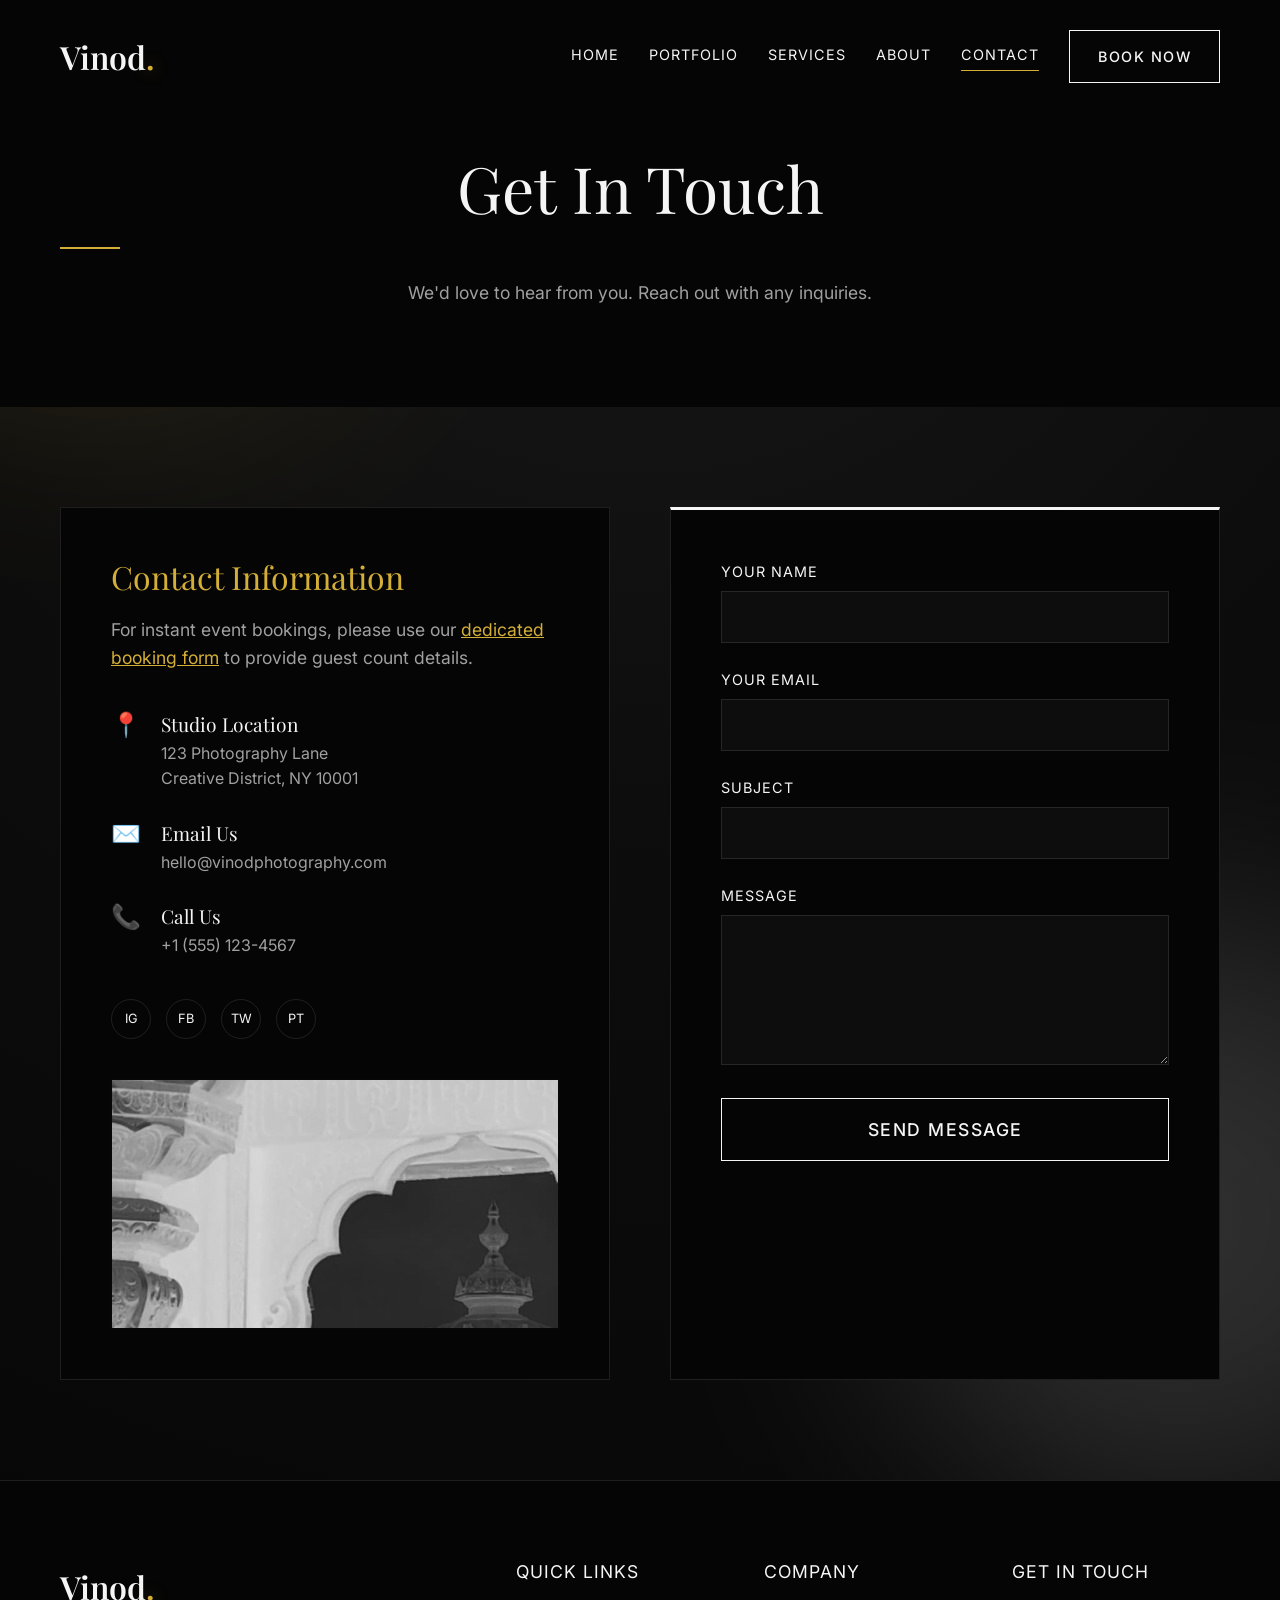
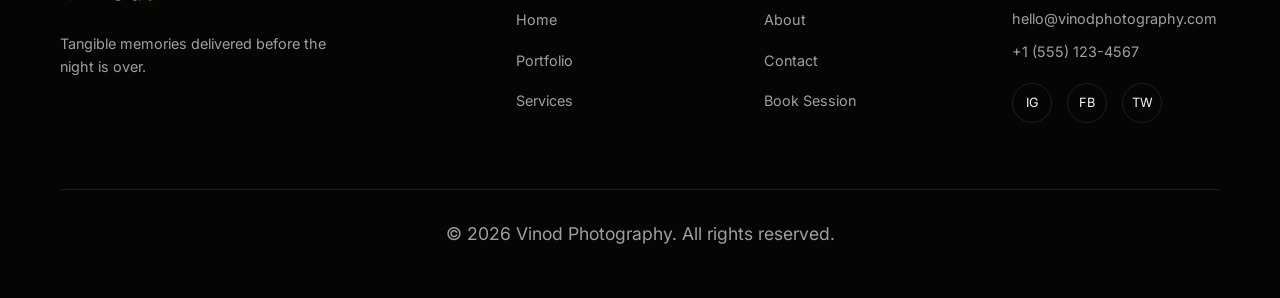
<file: contact.html>
<!DOCTYPE html>
<html lang="en">

<head>
    <meta charset="UTF-8">
    <meta name="viewport" content="width=device-width, initial-scale=1.0">
    <title>Contact Us - Vinod Photography</title>
    <!-- Google Fonts -->
    <link rel="preconnect" href="https://fonts.googleapis.com">
    <link rel="preconnect" href="https://fonts.gstatic.com" crossorigin>
    <link
        href="https://fonts.googleapis.com/css2?family=Inter:wght@300;400;500;600&family=Playfair+Display:ital,wght@0,400;0,600;1,400&display=swap"
        rel="stylesheet">
    <!-- Main CSS -->
    <link rel="stylesheet" href="css/styles.css">
    <style>
        .page-header {
            padding: 150px 0 80px;
            background-color: var(--bg-darker);
            text-align: center;
        }

        .contact-layout {
            display: grid;
            grid-template-columns: 1fr 1fr;
            gap: 60px;
        }

        .contact-info {
            background-color: var(--bg-darker);
            padding: 50px;
            border: 1px solid var(--border-color);
        }

        .contact-info h3 {
            font-size: 2rem;
            color: var(--gold);
            margin-bottom: 20px;
        }

        .info-item {
            display: flex;
            align-items: flex-start;
            margin-bottom: 30px;
        }

        .info-icon {
            font-size: 1.5rem;
            color: var(--gold);
            margin-right: 20px;
            line-height: 1;
        }

        .info-text h4 {
            font-family: var(--font-heading);
            font-size: 1.2rem;
            margin-bottom: 5px;
        }

        .info-text p {
            margin: 0;
            font-size: 1rem;
        }

        .map-wrapper {
            margin-top: 40px;
            width: 100%;
            height: 250px;
            border: 1px solid var(--border-color);
            filter: grayscale(100%) invert(90%);
            /* Styling map to fit dark theme roughly */
        }

        .map-wrapper iframe {
            width: 100%;
            height: 100%;
            border: none;
        }

        .contact-form {
            background-color: var(--bg-darker);
            padding: 50px;
            border: 1px solid var(--border-color);
            border-top: 3px solid var(--text-main);
        }

        .form-group {
            margin-bottom: 25px;
        }

        label {
            display: block;
            margin-bottom: 8px;
            color: var(--text-main);
            font-size: 0.9rem;
            text-transform: uppercase;
            letter-spacing: 1px;
        }

        input,
        textarea {
            width: 100%;
            padding: 15px;
            background-color: var(--bg-color);
            border: 1px solid var(--border-color);
            color: var(--text-main);
            font-family: var(--font-body);
            font-size: 1rem;
            transition: border-color 0.3s;
        }

        input:focus,
        textarea:focus {
            outline: none;
            border-color: var(--gold);
        }

        textarea {
            resize: vertical;
            min-height: 150px;
        }

        .submit-btn {
            width: 100%;
            padding: 20px;
            font-size: 1.1rem;
        }

        @media (max-width: 900px) {
            .contact-layout {
                grid-template-columns: 1fr;
            }
        }
    </style>
</head>

<body>

    <!-- Navigation -->
    <nav class="navbar" id="navbar">
        <div class="container nav-container">
            <a href="index.html" class="logo">Vinod<span>.</span></a>
            <div class="nav-links">
                <a href="index.html">Home</a>
                <a href="portfolio.html">Portfolio</a>
                <a href="services.html">Services</a>
                <a href="about.html">About</a>
                <a href="contact.html" class="active">Contact</a>
                <a href="booking.html" class="btn btn-outline">Book Now</a>
            </div>
            <div class="mobile-menu-btn" id="mobile-menu-btn">
                <span></span>
                <span></span>
                <span></span>
            </div>
        </div>
    </nav>

    <!-- Mobile Navigation Overlay -->
    <div class="mobile-nav" id="mobile-nav">
        <div class="mobile-nav-links">
            <a href="index.html">Home</a>
            <a href="portfolio.html">Portfolio</a>
            <a href="services.html">Services</a>
            <a href="about.html">About</a>
            <a href="contact.html" class="active">Contact</a>
            <a href="booking.html" class="btn btn-primary">Book Now</a>
        </div>
    </div>

    <!-- Page Header -->
    <header class="page-header">
        <div class="container fade-up">
            <h1>Get In Touch</h1>
            <div class="divider"></div>
            <p>We'd love to hear from you. Reach out with any inquiries.</p>
        </div>
    </header>

    <!-- Contact Section -->
    <section class="section">
        <div class="container contact-layout">

            <!-- Contact Info -->
            <div class="contact-info fade-up">
                <h3>Contact Information</h3>
                <p style="margin-bottom: 40px;">For instant event bookings, please use our <a href="booking.html"
                        style="color: var(--gold); text-decoration: underline;">dedicated booking form</a> to provide
                    guest count details.</p>

                <div class="info-item">
                    <div class="info-icon">📍</div>
                    <div class="info-text">
                        <h4>Studio Location</h4>
                        <p>123 Photography Lane<br>Creative District, NY 10001</p>
                    </div>
                </div>

                <div class="info-item">
                    <div class="info-icon">✉️</div>
                    <div class="info-text">
                        <h4>Email Us</h4>
                        <p>hello@vinodphotography.com</p>
                    </div>
                </div>

                <div class="info-item">
                    <div class="info-icon">📞</div>
                    <div class="info-text">
                        <h4>Call Us</h4>
                        <p>+1 (555) 123-4567</p>
                    </div>
                </div>

                <div class="social-links" style="margin-top: 40px;">
                    <a href="#">IG</a>
                    <a href="#">FB</a>
                    <a href="#">TW</a>
                    <a href="#">PT</a>
                </div>

                <!-- Google Map Placeholder -->
                <div class="map-wrapper">
                    <!-- Placeholder iframe map, user can replace with actual API key later -->
                    <iframe
                        src="images/vinod3.jpg"
                        allowfullscreen="" loading="lazy"></iframe>
                </div>
            </div>

            <!-- Contact Form -->
            <div class="contact-form fade-up delay-1">
                <form id="contactForm"
                    onsubmit="event.preventDefault(); alert('Message sent successfully! We will get back to you shortly.'); this.reset();">
                    <div class="form-group">
                        <label for="name">Your Name</label>
                        <input type="text" id="name" name="name" required>
                    </div>
                    <div class="form-group">
                        <label for="email">Your Email</label>
                        <input type="email" id="email" name="email" required>
                    </div>
                    <div class="form-group">
                        <label for="subject">Subject</label>
                        <input type="text" id="subject" name="subject" required>
                    </div>
                    <div class="form-group">
                        <label for="message">Message</label>
                        <textarea id="message" name="message" required></textarea>
                    </div>
                    <button type="submit" class="btn btn-outline submit-btn">Send Message</button>
                </form>
            </div>

        </div>
    </section>

    <!-- Footer -->
    <footer class="footer">
        <div class="container">
            <div class="footer-top">
                <div class="footer-brand">
                    <a href="index.html" class="logo">Vinod<span>.</span></a>
                    <p>Tangible memories delivered before the night is over.</p>
                </div>
                <div class="footer-links">
                    <h4>Quick Links</h4>
                    <ul>
                        <li><a href="index.html">Home</a></li>
                        <li><a href="portfolio.html">Portfolio</a></li>
                        <li><a href="services.html">Services</a></li>
                    </ul>
                </div>
                <div class="footer-links">
                    <h4>Company</h4>
                    <ul>
                        <li><a href="about.html">About</a></li>
                        <li><a href="contact.html">Contact</a></li>
                        <li><a href="booking.html">Book Session</a></li>
                    </ul>
                </div>
                <div class="footer-contact">
                    <h4>Get In Touch</h4>
                    <p>hello@vinodphotography.com</p>
                    <p>+1 (555) 123-4567</p>
                    <div class="social-links">
                        <a href="#">IG</a>
                        <a href="#">FB</a>
                        <a href="#">TW</a>
                    </div>
                </div>
            </div>
            <div class="footer-bottom">
                <p>&copy; 2026 Vinod Photography. All rights reserved.</p>
            </div>
        </div>
    </footer>

    <!-- Scripts -->
    <script src="js/main.js"></script>
</body>

</html>
</file>
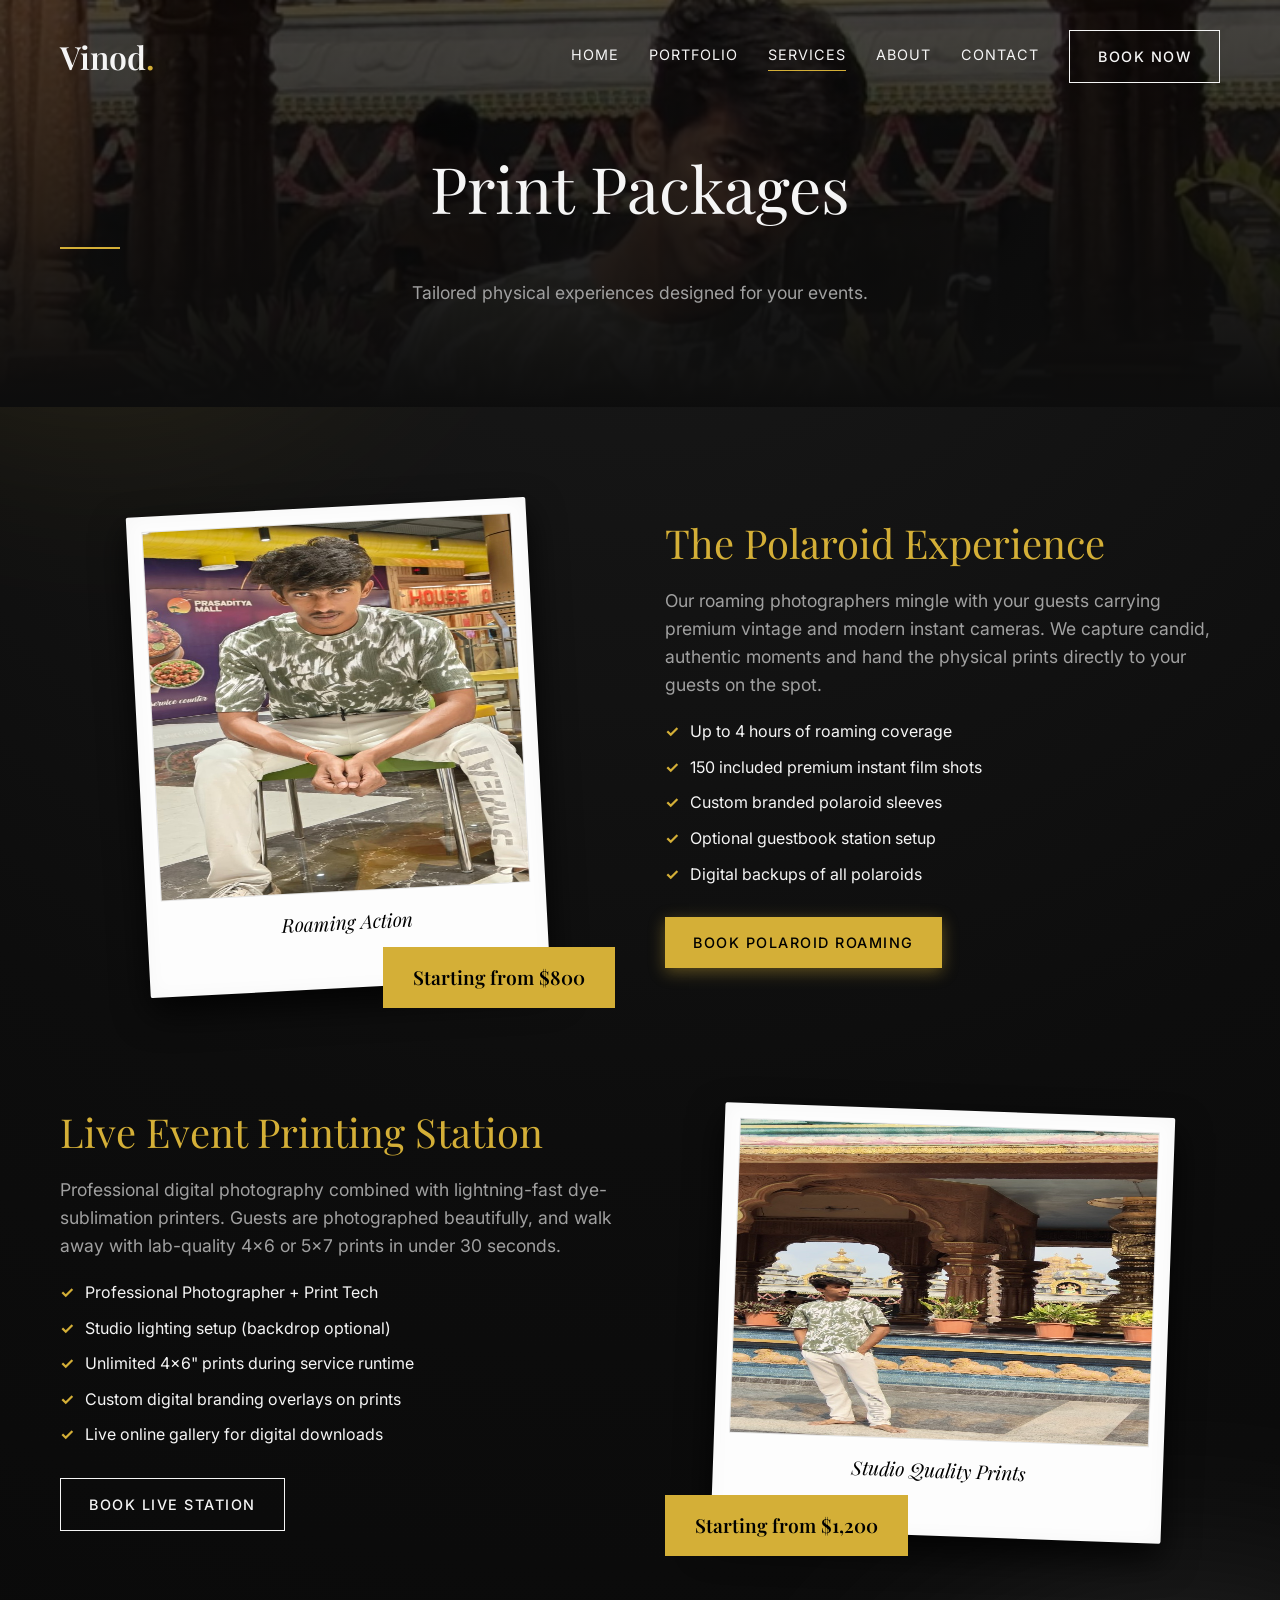
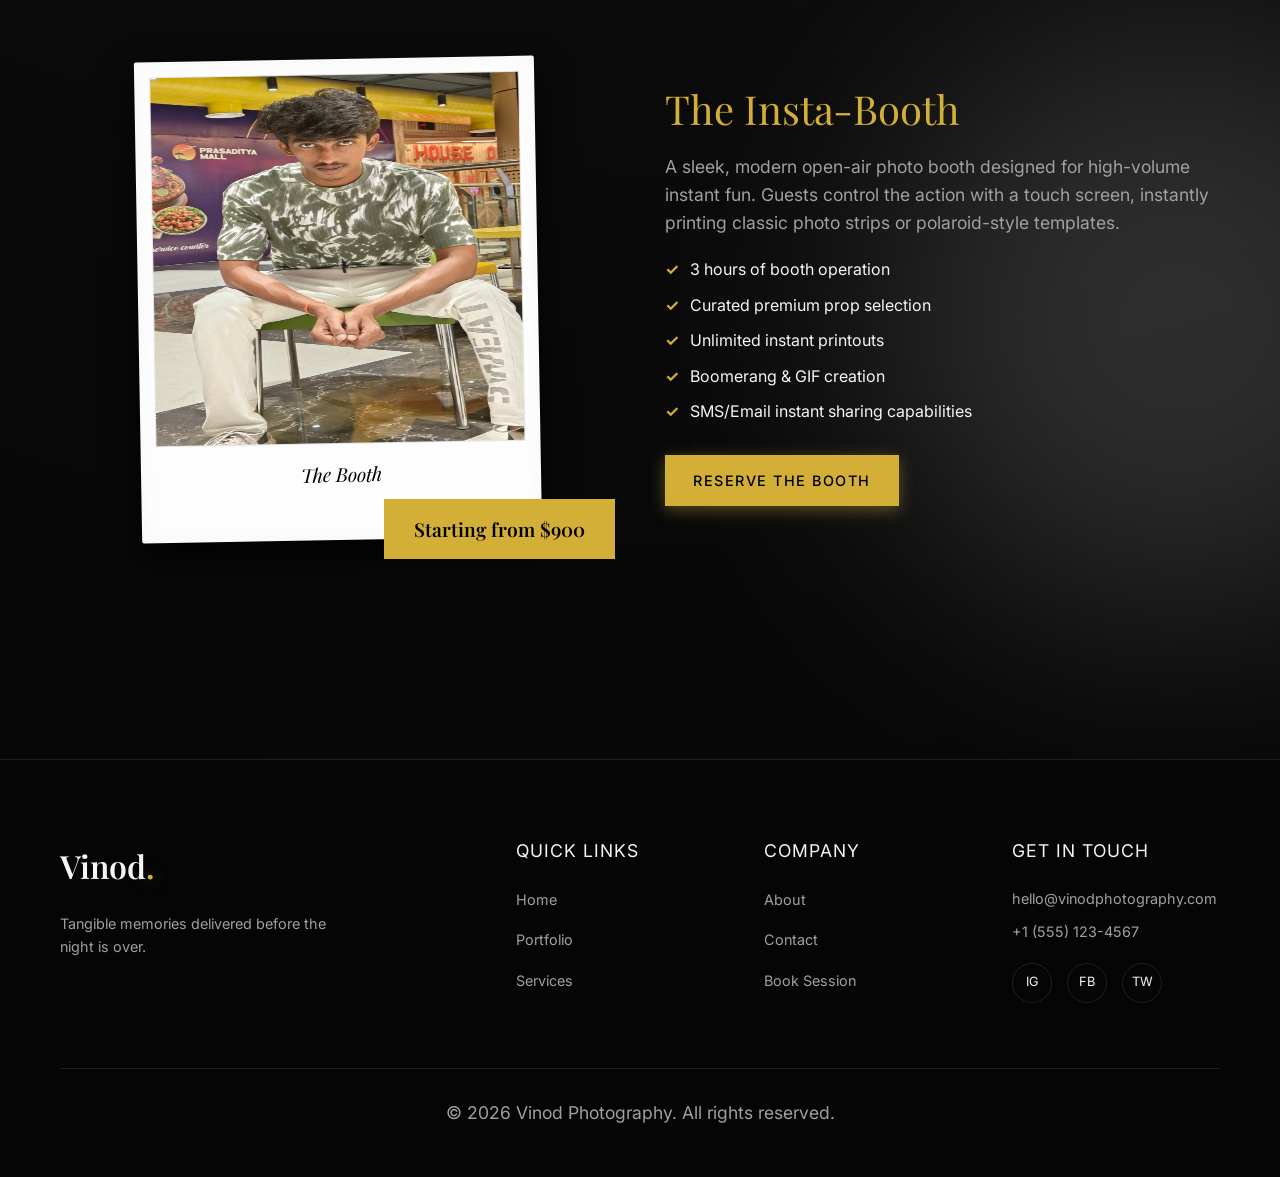
<file: services.html>
<!DOCTYPE html>
<html lang="en">

<head>
    <meta charset="UTF-8">
    <meta name="viewport" content="width=device-width, initial-scale=1.0">
    <title>Instant Print Packages - Vinod Photography</title>
    <!-- Google Fonts -->
    <link rel="preconnect" href="https://fonts.googleapis.com">
    <link rel="preconnect" href="https://fonts.gstatic.com" crossorigin>
    <link
        href="https://fonts.googleapis.com/css2?family=Inter:wght@300;400;500;600&family=Playfair+Display:ital,wght@0,400;0,600;1,400&display=swap"
        rel="stylesheet">
    <!-- Main CSS -->
    <link rel="stylesheet" href="css/styles.css">
    <style>
        .page-header {
            padding: 150px 0 80px;
            background: linear-gradient(rgba(0, 0, 0, 0.7), rgba(13, 13, 13, 1)), url("images/vinod3.jpg") center/cover;
            text-align: center;
        }

        .service-row {
            display: grid;
            grid-template-columns: 1fr 1fr;
            gap: 50px;
            align-items: center;
            margin-bottom: 120px;
        }

        .service-row:nth-child(even) .service-content {
            order: -1;
        }

        .service-image {
            position: relative;
            display: flex;
            justify-content: center;
        }

        .service-price {
            position: absolute;
            bottom: -20px;
            right: 0;
            background-color: var(--gold);
            color: #000;
            padding: 15px 30px;
            font-family: var(--font-heading);
            font-size: 1.2rem;
            font-weight: 600;
            z-index: 20;
        }

        .service-row:nth-child(even) .service-price {
            right: auto;
            left: 0;
        }

        .service-content h3 {
            font-size: 2.5rem;
            margin-bottom: 20px;
            color: var(--gold);
        }

        .service-features {
            margin: 20px 0 30px;
        }

        .service-features li {
            position: relative;
            padding-left: 25px;
            margin-bottom: 10px;
            color: var(--text-main);
        }

        .service-features li::before {
            content: '✓';
            position: absolute;
            left: 0;
            color: var(--gold);
            font-weight: bold;
        }

        @media (max-width: 900px) {
            .service-row {
                grid-template-columns: 1fr;
                gap: 40px;
                margin-bottom: 80px;
            }

            .service-row:nth-child(even) .service-content {
                order: 0;
            }

            .service-price {
                bottom: -20px;
                right: 20px;
            }

            .service-row:nth-child(even) .service-price {
                left: auto;
                right: 20px;
            }
        }
    </style>
</head>

<body>

    <!-- Navigation -->
    <nav class="navbar" id="navbar">
        <div class="container nav-container">
            <a href="index.html" class="logo">Vinod<span>.</span></a>
            <div class="nav-links">
                <a href="index.html">Home</a>
                <a href="portfolio.html">Portfolio</a>
                <a href="services.html" class="active">Services</a>
                <a href="about.html">About</a>
                <a href="contact.html">Contact</a>
                <a href="booking.html" class="btn btn-outline">Book Now</a>
            </div>
            <div class="mobile-menu-btn" id="mobile-menu-btn">
                <span></span>
                <span></span>
                <span></span>
            </div>
        </div>
    </nav>

    <!-- Mobile Navigation Overlay -->
    <div class="mobile-nav" id="mobile-nav">
        <div class="mobile-nav-links">
            <a href="index.html">Home</a>
            <a href="portfolio.html">Portfolio</a>
            <a href="services.html" class="active">Services</a>
            <a href="about.html">About</a>
            <a href="contact.html">Contact</a>
            <a href="booking.html" class="btn btn-primary">Book Now</a>
        </div>
    </div>

    <!-- Page Header -->
    <header class="page-header">
        <div class="container fade-up">
            <h1>Print Packages</h1>
            <div class="divider"></div>
            <p>Tailored physical experiences designed for your events.</p>
        </div>
    </header>

    <!-- Services Details -->
    <section class="services-detail section">
        <div class="container">

            <!-- Service 1 -->
            <div class="service-row fade-up">
                <div class="service-image" style="--rotation: -3deg;">
                    <div class="polaroid-frame" style="max-width: 400px;">
                        <img src="images/vinod5.jpg"
                            alt="Roaming Polaroid" style="aspect-ratio: 1/1;">
                        <div
                            style="font-family: var(--font-heading); font-style: italic; font-size: 1.2rem; text-align: center; margin-top: 15px; color:#000;">
                            Roaming Action</div>
                    </div>
                    <div class="service-price">Starting from $800</div>
                </div>
                <div class="service-content">
                    <h3>The Polaroid Experience</h3>
                    <p>Our roaming photographers mingle with your guests carrying premium vintage and modern instant
                        cameras. We capture candid, authentic moments and hand the physical prints directly to your
                        guests on the spot.</p>
                    <ul class="service-features">
                        <li>Up to 4 hours of roaming coverage</li>
                        <li>150 included premium instant film shots</li>
                        <li>Custom branded polaroid sleeves</li>
                        <li>Optional guestbook station setup</li>
                        <li>Digital backups of all polaroids</li>
                    </ul>
                    <a href="booking.html" class="btn btn-primary">Book Polaroid Roaming</a>
                </div>
            </div>

            <!-- Service 2 -->
            <div class="service-row fade-up">
                <div class="service-image" style="--rotation: 2deg;">
                    <div class="polaroid-frame" style="max-width: 450px;">
                        <img src="images/vinod2.jpg"
                            alt="Live Printing" style="aspect-ratio: 4/3;">
                        <div
                            style="font-family: var(--font-heading); font-style: italic; font-size: 1.2rem; text-align: center; margin-top: 15px; color:#000;">
                            Studio Quality Prints</div>
                    </div>
                    <div class="service-price">Starting from $1,200</div>
                </div>
                <div class="service-content">
                    <h3>Live Event Printing Station</h3>
                    <p>Professional digital photography combined with lightning-fast dye-sublimation printers. Guests
                        are photographed beautifully, and walk away with lab-quality 4x6 or 5x7 prints in under 30
                        seconds.</p>
                    <ul class="service-features">
                        <li>Professional Photographer + Print Tech</li>
                        <li>Studio lighting setup (backdrop optional)</li>
                        <li>Unlimited 4x6" prints during service runtime</li>
                        <li>Custom digital branding overlays on prints</li>
                        <li>Live online gallery for digital downloads</li>
                    </ul>
                    <a href="booking.html" class="btn btn-outline">Book Live Station</a>
                </div>
            </div>

            <!-- Service 3 -->
            <div class="service-row fade-up">
                <div class="service-image" style="--rotation: -1deg;">
                    <div class="polaroid-frame" style="max-width: 400px;">
                        <img src="images/vinod5.jpg"
                            alt="Insta Booth" style="aspect-ratio: 1/1;">
                        <div
                            style="font-family: var(--font-heading); font-style: italic; font-size: 1.2rem; text-align: center; margin-top: 15px; color:#000;">
                            The Booth</div>
                    </div>
                    <div class="service-price">Starting from $900</div>
                </div>
                <div class="service-content">
                    <h3>The Insta-Booth</h3>
                    <p>A sleek, modern open-air photo booth designed for high-volume instant fun. Guests control the
                        action with a touch screen, instantly printing classic photo strips or polaroid-style templates.
                    </p>
                    <ul class="service-features">
                        <li>3 hours of booth operation</li>
                        <li>Curated premium prop selection</li>
                        <li>Unlimited instant printouts</li>
                        <li>Boomerang & GIF creation</li>
                        <li>SMS/Email instant sharing capabilities</li>
                    </ul>
                    <a href="booking.html" class="btn btn-primary">Reserve The Booth</a>
                </div>
            </div>

        </div>
    </section>

    <!-- Footer -->
    <footer class="footer">
        <div class="container">
            <div class="footer-top">
                <div class="footer-brand">
                    <a href="index.html" class="logo">Vinod<span>.</span></a>
                    <p>Tangible memories delivered before the night is over.</p>
                </div>
                <div class="footer-links">
                    <h4>Quick Links</h4>
                    <ul>
                        <li><a href="index.html">Home</a></li>
                        <li><a href="portfolio.html">Portfolio</a></li>
                        <li><a href="services.html">Services</a></li>
                    </ul>
                </div>
                <div class="footer-links">
                    <h4>Company</h4>
                    <ul>
                        <li><a href="about.html">About</a></li>
                        <li><a href="contact.html">Contact</a></li>
                        <li><a href="booking.html">Book Session</a></li>
                    </ul>
                </div>
                <div class="footer-contact">
                    <h4>Get In Touch</h4>
                    <p>hello@vinodphotography.com</p>
                    <p>+1 (555) 123-4567</p>
                    <div class="social-links">
                        <a href="#">IG</a>
                        <a href="#">FB</a>
                        <a href="#">TW</a>
                    </div>
                </div>
            </div>
            <div class="footer-bottom">
                <p>&copy; 2026 Vinod Photography. All rights reserved.</p>
            </div>
        </div>
    </footer>

    <!-- Scripts -->
    <script src="js/main.js"></script>
</body>

</html>
</file>
<file: css/styles.css>
/* ==========================================================================
   CSS Variables & Reset
   ========================================================================== */

:root {
    /* Colors - Dark Premium Aesthetic */
    --bg-color: #0d0d0d;
    --bg-darker: #050505;
    --text-main: #f5f5f5;
    --text-muted: #a0a0a0;
    --gold: #d4af37;
    --gold-hover: #e5c358;
    --border-color: rgba(255, 255, 255, 0.1);

    /* Typography */
    --font-heading: 'Playfair Display', serif;
    --font-body: 'Inter', sans-serif;

    /* Layout */
    --container-width: 1200px;
    --section-pad: 100px 0;

    /* Transitions */
    --transition-smooth: all 0.4s cubic-bezier(0.25, 0.46, 0.45, 0.94);
}

* {
    margin: 0;
    padding: 0;
    box-sizing: border-box;
}

html {
    scroll-behavior: smooth;
}

body {
    font-family: var(--font-body);
    background-color: var(--bg-color);
    background: radial-gradient(circle at 50% 0%, #1a1a1a 0%, var(--bg-color) 40%, var(--bg-darker) 100%);
    color: var(--text-main);
    line-height: 1.6;
    overflow-x: hidden;
    min-height: 100vh;
    position: relative;
}

/* Glowing Ambient Orbs */
body::before,
body::after {
    content: '';
    position: absolute;
    width: 600px;
    height: 600px;
    border-radius: 50%;
    filter: blur(120px);
    z-index: -1;
    pointer-events: none;
    opacity: 0.15;
    animation: float 20s infinite alternate cubic-bezier(0.5, 0, 0.5, 1);
}

body::before {
    background: var(--gold);
    top: -200px;
    left: -200px;
}

body::after {
    background: #ffffff;
    bottom: 20%;
    right: -200px;
    animation-delay: -10s;
}

@keyframes float {
    0% {
        transform: translate(0, 0) scale(1);
    }

    100% {
        transform: translate(100px, 150px) scale(1.1);
    }
}

h1,
h2,
h3,
h4,
h5,
h6 {
    font-family: var(--font-heading);
    font-weight: 400;
    line-height: 1.2;
}

a {
    color: var(--text-main);
    text-decoration: none;
    transition: var(--transition-smooth);
}

ul {
    list-style: none;
}

img {
    max-width: 100%;
    height: auto;
    display: block;
}

.container {
    max-width: var(--container-width);
    margin: 0 auto;
    padding: 0 20px;
}

.section {
    padding: var(--section-pad);
}

.bg-dark {
    background-color: var(--bg-color);
}

.bg-darker {
    background-color: var(--bg-darker);
}

.text-center {
    text-align: center;
}

.mt-5 {
    margin-top: 50px;
}

/* ==========================================================================
   Typography & Utilities
   ========================================================================== */

h1 {
    font-size: clamp(3rem, 5vw, 5rem);
}

h2 {
    font-size: clamp(2rem, 4vw, 3.5rem);
    margin-bottom: 20px;
}

h3 {
    font-size: 1.5rem;
    margin-bottom: 15px;
}

p {
    color: var(--text-muted);
    font-size: 1.1rem;
    margin-bottom: 20px;
}

.divider {
    width: 60px;
    height: 2px;
    background-color: var(--gold);
    margin: 20px 0 30px;
}

.text-center .divider {
    margin-left: auto;
    margin-right: auto;
}

/* ==========================================================================
   Buttons
   ========================================================================== */

.btn {
    display: inline-block;
    padding: 14px 28px;
    font-family: var(--font-body);
    text-transform: uppercase;
    letter-spacing: 1.5px;
    font-size: 0.9rem;
    font-weight: 500;
    position: relative;
    overflow: hidden;
    cursor: pointer;
    border: none;
    z-index: 1;
}

.btn-primary {
    background-color: var(--gold);
    color: #000;
    box-shadow: 0 4px 15px rgba(212, 175, 55, 0.4);
    transition: var(--transition-smooth);
}

.btn-primary:hover {
    background-color: var(--gold-hover);
    color: #000;
    transform: translateY(-2px);
    box-shadow: 0 6px 25px rgba(212, 175, 55, 0.7);
}

.btn-outline {
    background-color: transparent;
    border: 1px solid var(--text-main);
    color: var(--text-main);
}

.btn-outline:hover {
    background-color: var(--text-main);
    color: var(--bg-color);
}

.link-btn {
    display: inline-flex;
    align-items: center;
    color: var(--gold);
    font-weight: 500;
    text-transform: uppercase;
    letter-spacing: 1px;
    font-size: 0.9rem;
}

.link-btn .arrow {
    margin-left: 8px;
    transition: transform 0.3s ease;
}

.link-btn:hover .arrow {
    transform: translateX(5px);
}

/* ==========================================================================
   Animations
   ========================================================================== */

.fade-in,
.fade-up {
    opacity: 0;
    transform: translateY(30px);
    transition: opacity 0.8s ease, transform 0.8s ease;
}

.fade-in.appear,
.fade-up.appear {
    opacity: 1;
    transform: translateY(0);
}

.delay-1 {
    transition-delay: 0.2s;
}

.delay-2 {
    transition-delay: 0.4s;
}

/* Polaroid Frame Aesthetics */
.polaroid-frame {
    background-color: #fdfdfd;
    padding: 15px 15px 50px 15px;
    box-shadow: 0 15px 35px rgba(0, 0, 0, 0.8), inset 0 0 20px rgba(0, 0, 0, 0.03);
    transition: transform 0.5s cubic-bezier(0.175, 0.885, 0.32, 1.275), box-shadow 0.5s ease;
    transform: rotate(var(--rotation, 0deg));
    display: inline-block;
    color: #111;
    border-radius: 2px;
}

.polaroid-frame:hover {
    transform: scale(1.08) rotate(0deg) translateY(-5px);
    box-shadow: 0 25px 45px rgba(0, 0, 0, 0.9), inset 0 0 10px rgba(0, 0, 0, 0.02);
    z-index: 10;
    position: relative;
}

.polaroid-frame img {
    border: 1px solid rgba(0, 0, 0, 0.1);
}

/* ==========================================================================
   Navigation
   ========================================================================== */

.navbar {
    position: fixed;
    top: 0;
    left: 0;
    width: 100%;
    z-index: 1000;
    padding: 30px 0;
    transition: var(--transition-smooth);
    background: transparent;
}

.navbar.scrolled {
    padding: 15px 0;
    background: rgba(13, 13, 13, 0.7);
    backdrop-filter: blur(15px);
    border-bottom: 1px solid rgba(212, 175, 55, 0.2);
}

.nav-container {
    display: flex;
    justify-content: space-between;
    align-items: center;
}

.logo {
    font-family: var(--font-heading);
    font-size: 2rem;
    font-weight: 600;
    color: var(--text-main);
}

.logo span {
    color: var(--gold);
    text-shadow: 0 0 15px rgba(212, 175, 55, 0.6);
}

.nav-links {
    display: flex;
    align-items: center;
    gap: 30px;
}

.nav-links a:not(.btn) {
    font-size: 0.9rem;
    text-transform: uppercase;
    letter-spacing: 1px;
    position: relative;
    padding-bottom: 5px;
}

.nav-links a:not(.btn)::after {
    content: '';
    position: absolute;
    bottom: 0;
    left: 0;
    width: 0;
    height: 1px;
    background-color: var(--gold);
    transition: width 0.3s ease;
}

.nav-links a:not(.btn):hover::after,
.nav-links a.active:not(.btn)::after {
    width: 100%;
}

.mobile-menu-btn {
    display: none;
    flex-direction: column;
    gap: 6px;
    cursor: pointer;
    z-index: 1001;
}

.mobile-menu-btn span {
    width: 30px;
    height: 2px;
    background-color: var(--text-main);
    transition: 0.3s ease;
}

.mobile-menu-btn.active span:nth-child(1) {
    transform: translateY(8px) rotate(45deg);
}

.mobile-menu-btn.active span:nth-child(2) {
    opacity: 0;
}

.mobile-menu-btn.active span:nth-child(3) {
    transform: translateY(-8px) rotate(-45deg);
}

.mobile-nav {
    position: fixed;
    top: 0;
    left: -100%;
    width: 100%;
    height: 100vh;
    background-color: var(--bg-darker);
    z-index: 999;
    display: flex;
    align-items: center;
    justify-content: center;
    transition: 0.5s ease;
}

.mobile-nav.open {
    left: 0;
}

.mobile-nav-links {
    display: flex;
    flex-direction: column;
    align-items: center;
    gap: 30px;
}

.mobile-nav-links a {
    font-size: 1.5rem;
    font-family: var(--font-heading);
}

/* ==========================================================================
   Hero Section
   ========================================================================== */

.hero {
    height: 100vh;
    position: relative;
    display: flex;
    align-items: center;
    overflow: hidden;
}

.hero-bg {
    position: absolute;
    top: 0;
    left: 0;
    width: 100%;
    height: 100%;
    z-index: -1;
}

.hero-img {
    width: 100%;
    height: 100%;
    object-fit: cover;
    animation: slowZoom 20s ease-out infinite alternate;
}

@keyframes slowZoom {
    0% {
        transform: scale(1);
    }

    100% {
        transform: scale(1.1);
    }
}

.hero-overlay {
    position: absolute;
    top: 0;
    left: 0;
    width: 100%;
    height: 100%;
    background: linear-gradient(rgba(0, 0, 0, 0.3), rgba(13, 13, 13, 0.9));
}

.hero-content {
    max-width: 800px;
    text-align: center;
    z-index: 1;
}

.hero-content h1 span {
    font-style: italic;
    color: var(--gold);
}

.hero-content p {
    font-size: 1.2rem;
    margin-bottom: 40px;
    color: rgba(255, 255, 255, 0.8);
}

.hero-buttons {
    display: flex;
    gap: 20px;
    justify-content: center;
}

.scroll-indicator {
    position: absolute;
    bottom: 40px;
    left: 50%;
    transform: translateX(-50%);
    display: flex;
    flex-direction: column;
    align-items: center;
}

.mouse {
    width: 26px;
    height: 40px;
    border: 1px solid var(--text-main);
    border-radius: 20px;
    position: relative;
}

.wheel {
    position: absolute;
    top: 8px;
    left: 50%;
    transform: translateX(-50%);
    width: 4px;
    height: 8px;
    background-color: var(--text-main);
    border-radius: 2px;
    animation: scroll 1.5s infinite;
}

@keyframes scroll {
    0% {
        transform: translate(-50%, 0);
        opacity: 1;
    }

    100% {
        transform: translate(-50%, 15px);
        opacity: 0;
    }
}

/* ==========================================================================
   Home Sections
   ========================================================================== */

/* Intro */
.intro-container {
    display: grid;
    grid-template-columns: 1fr 1fr;
    gap: 60px;
    align-items: center;
}

.intro-image-wrapper {
    position: relative;
}

.intro-img {
    aspect-ratio: 4/5;
    object-fit: cover;
    filter: grayscale(20%);
    transition: var(--transition-smooth);
}

.intro-image-wrapper:hover .intro-img {
    filter: grayscale(0);
}

.img-badge {
    position: absolute;
    bottom: -20px;
    right: -20px;
    background-color: var(--gold);
    color: #000;
    padding: 30px;
    border-radius: 50%;
    font-family: var(--font-heading);
    font-size: 0.9rem;
    font-style: italic;
    font-weight: 600;
    width: 120px;
    height: 120px;
    display: flex;
    align-items: center;
    justify-content: center;
    text-align: center;
}

/* Featured Portfolio */
.section-header {
    margin-bottom: 60px;
}

.gallery-grid {
    display: grid;
    grid-template-columns: repeat(3, 1fr);
    gap: 20px;
}

.gallery-item {
    position: relative;
    overflow: hidden;
    aspect-ratio: 3/4;
    cursor: pointer;
}

.gallery-item img {
    width: 100%;
    height: 100%;
    object-fit: cover;
    transition: transform 0.8s ease;
}

.gallery-overlay {
    position: absolute;
    inset: 0;
    background: linear-gradient(to top, rgba(0, 0, 0, 0.8), transparent);
    display: flex;
    flex-direction: column;
    justify-content: flex-end;
    padding: 30px;
    opacity: 0;
    transition: opacity 0.4s ease;
}

.gallery-overlay h3 {
    margin-bottom: 5px;
    transform: translateY(20px);
    transition: 0.4s ease;
}

.gallery-overlay span {
    color: var(--gold);
    text-transform: uppercase;
    font-size: 0.8rem;
    letter-spacing: 1px;
    transform: translateY(20px);
    transition: 0.4s ease 0.1s;
}

.gallery-item:hover img {
    transform: scale(1.05);
}

.gallery-item:hover .gallery-overlay {
    opacity: 1;
}

.gallery-item:hover .gallery-overlay h3,
.gallery-item:hover .gallery-overlay span {
    transform: translateY(0);
}

/* Services Preview */
.services-list {
    display: grid;
    grid-template-columns: repeat(3, 1fr);
    gap: 30px;
}

.service-card {
    background: rgba(20, 20, 20, 0.6);
    backdrop-filter: blur(20px);
    -webkit-backdrop-filter: blur(20px);
    padding: 40px 30px;
    border: 1px solid rgba(212, 175, 55, 0.1);
    box-shadow: 0 10px 30px rgba(0, 0, 0, 0.3);
    border-radius: 12px;
    transition: var(--transition-smooth);
}

.service-card:hover {
    border-color: rgba(212, 175, 55, 0.5);
    transform: translateY(-8px);
    box-shadow: 0 15px 40px rgba(212, 175, 55, 0.15);
}

.service-icon {
    font-size: 2.5rem;
    margin-bottom: 20px;
    color: var(--gold);
}

/* Testimonials */
.testimonials-slider {
    max-width: 800px;
    margin: 0 auto;
}

.testimonial-item {
    text-align: center;
}

.quote-icon {
    font-family: var(--font-heading);
    font-size: 4rem;
    color: var(--gold);
    line-height: 1;
    margin-bottom: 10px;
}

.testimonial-text {
    font-size: 1.5rem;
    font-family: var(--font-heading);
    font-style: italic;
    color: var(--text-main);
    margin-bottom: 30px;
}

.client-info h4 {
    font-family: var(--font-body);
    font-size: 1rem;
    margin-bottom: 5px;
    text-transform: uppercase;
    letter-spacing: 1px;
}

.client-info span {
    color: var(--gold);
    font-size: 0.9rem;
}

/* Footers */
.footer {
    border-top: 1px solid var(--border-color);
    padding: 80px 0 30px;
    background-color: var(--bg-darker);
}

.footer-top {
    display: grid;
    grid-template-columns: 2fr 1fr 1fr 1fr;
    gap: 40px;
    margin-bottom: 60px;
}

.footer-brand p {
    margin-top: 20px;
    font-size: 0.9rem;
    max-width: 300px;
}

.footer-links h4,
.footer-contact h4 {
    color: var(--text-main);
    font-family: var(--font-body);
    font-size: 1.1rem;
    margin-bottom: 25px;
    text-transform: uppercase;
    letter-spacing: 1px;
}

.footer-links ul li {
    margin-bottom: 15px;
}

.footer-links ul li a {
    color: var(--text-muted);
    font-size: 0.9rem;
}

.footer-links ul li a:hover {
    color: var(--gold);
}

.footer-contact p {
    margin-bottom: 10px;
    font-size: 0.9rem;
}

.social-links {
    margin-top: 20px;
    display: flex;
    gap: 15px;
}

.social-links a {
    width: 40px;
    height: 40px;
    border: 1px solid var(--border-color);
    border-radius: 50%;
    display: flex;
    align-items: center;
    justify-content: center;
    font-size: 0.8rem;
    color: var(--text-main);
}

.social-links a:hover {
    background-color: var(--gold);
    color: #000;
    border-color: var(--gold);
}

.footer-bottom {
    text-align: center;
    padding-top: 30px;
    border-top: 1px solid var(--border-color);
    font-size: 0.8rem;
    color: var(--text-muted);
}

/* ==========================================================================
   Media Queries
   ========================================================================== */

@media (max-width: 900px) {
    .nav-links {
        display: none;
    }

    .mobile-menu-btn {
        display: flex;
    }

    .intro-container {
        grid-template-columns: 1fr;
    }

    .intro-image-wrapper {
        order: -1;
        max-width: 500px;
        margin: 0 auto;
    }

    .gallery-grid {
        grid-template-columns: repeat(2, 1fr);
    }

    .services-list {
        grid-template-columns: 1fr;
    }

    .footer-top {
        grid-template-columns: 1fr 1fr;
    }
}

@media (max-width: 600px) {
    .hero-buttons {
        flex-direction: column;
    }

    .gallery-grid {
        grid-template-columns: 1fr;
    }

    .footer-top {
        grid-template-columns: 1fr;
    }
}
</file>
